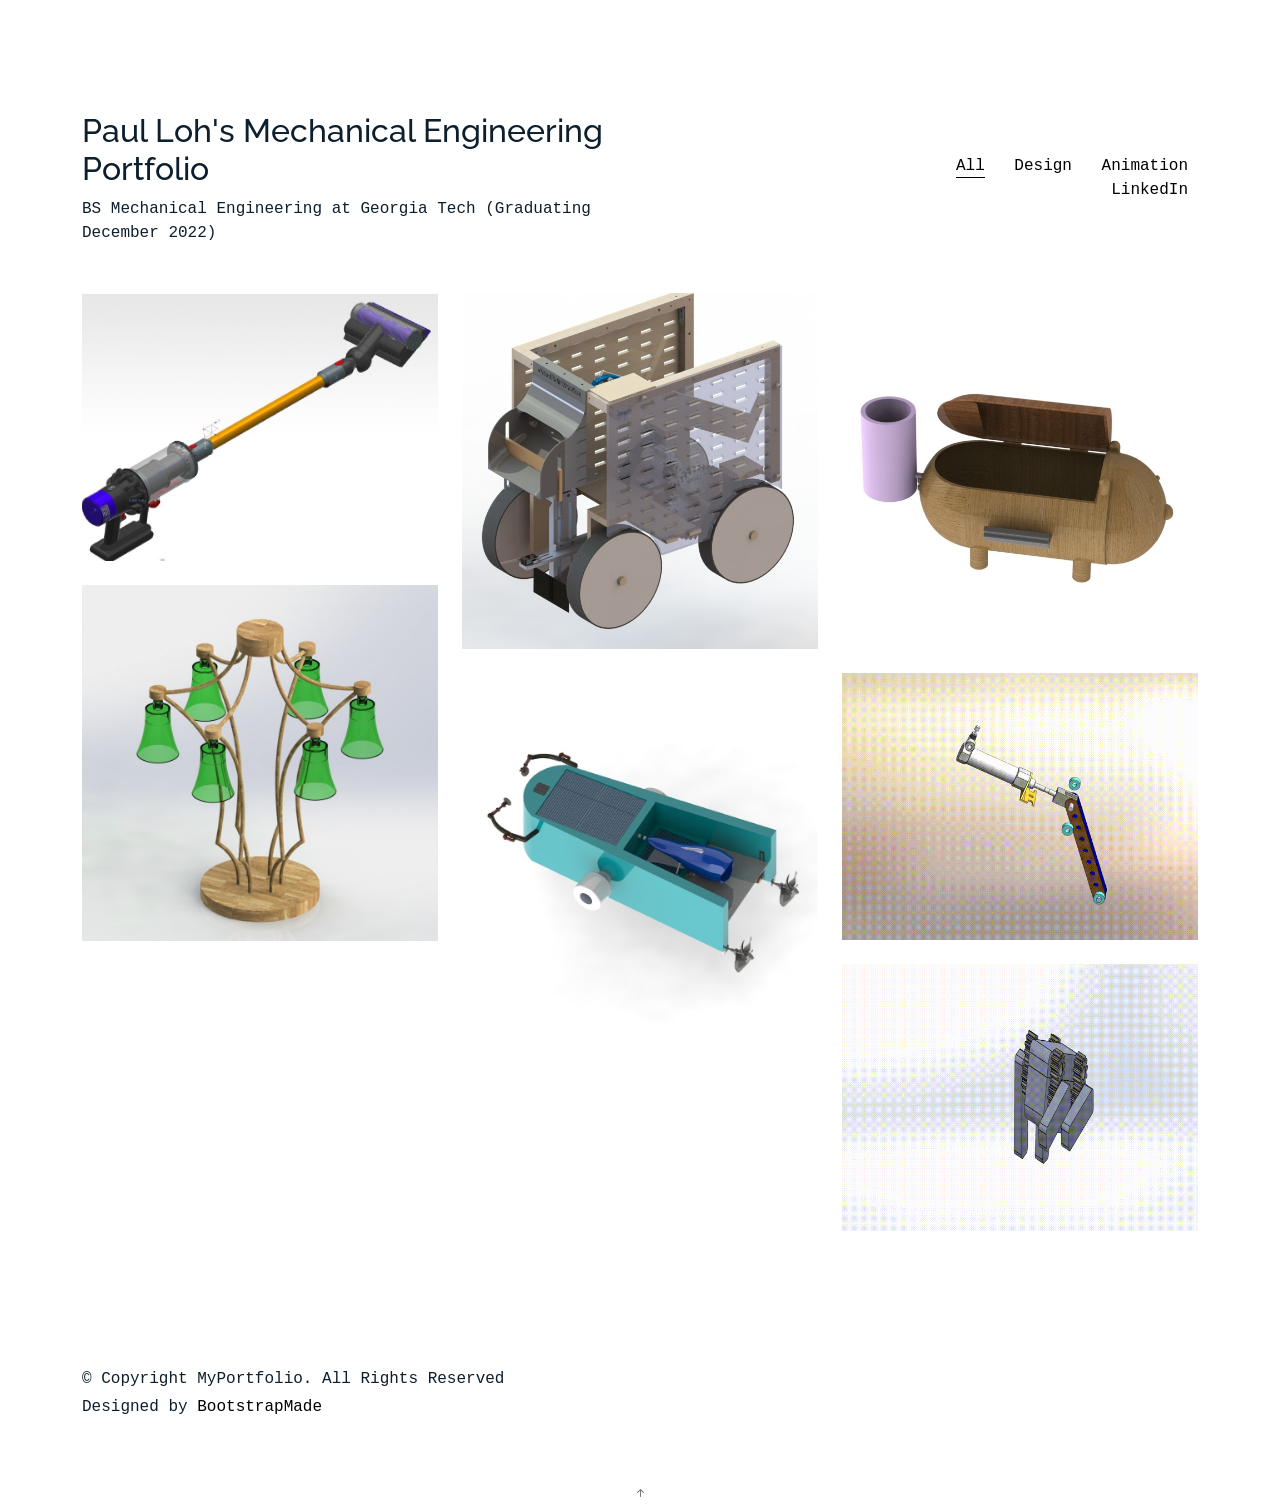
<file: index.html>
<!DOCTYPE html>
<html lang="en">

<head>
  <meta charset="utf-8">
  <meta content="width=device-width, initial-scale=1.0" name="viewport">

  <title>Paul Loh's Mechanical Engineering Portfolio</title>
  <meta content="" name="description">
  <meta content="" name="keywords">

  <!-- Favicons -->
  <link href="assets/img/favicon.png" rel="icon">
  <link href="assets/img/apple-touch-icon.png" rel="apple-touch-icon">

  <!-- Google Fonts -->
  <link href="https://fonts.googleapis.com/css?family=https://fonts.googleapis.com/css?family=Inconsolata:400,500,600,700|Raleway:400,400i,500,500i,600,600i,700,700i" rel="stylesheet">

  <!-- Vendor CSS Files -->
  <link href="assets/vendor/aos/aos.css" rel="stylesheet">
  <link href="assets/vendor/bootstrap/css/bootstrap.min.css" rel="stylesheet">
  <link href="assets/vendor/bootstrap-icons/bootstrap-icons.css" rel="stylesheet">
  <link href="assets/vendor/swiper/swiper-bundle.min.css" rel="stylesheet">

  <!-- Template Main CSS File -->
  <link href="assets/css/style.css" rel="stylesheet">

  <!-- =======================================================
  * Template Name: MyPortfolio - v4.7.0
  * Template URL: https://bootstrapmade.com/myportfolio-bootstrap-portfolio-website-template/
  * Author: BootstrapMade.com
  * License: https://bootstrapmade.com/license/
  ======================================================== -->
</head>

<body>

  <!-- ======= Navbar ======= 
  <div class="collapse navbar-collapse custom-navmenu" id="main-navbar">
    <div class="container py-2 py-md-5">
      <div class="row align-items-start">
        <div class="col-md-2">
          <ul class="custom-menu">
            <li class="active"><a href="index.html">Home</a></li>
            <li><a href="about.html">About Me</a></li>
            <li><a href="services.html">Services</a></li>
            <li><a href="works.html">Works</a></li>
            <li><a href="contact.html">Contact</a></li>
          </ul>
        </div>
        <div class="col-md-6 d-none d-md-block  mr-auto">
          <div class="tweet d-flex">
            <span class="bi bi-twitter text-white mt-2 mr-3"></span>
            <div>
              <p><em>Lorem ipsum dolor sit amet consectetur adipisicing elit. Quisquam necessitatibus incidunt ut officiis explicabo inventore. <br> <a href="#">t.co/v82jsk</a></em></p>
            </div>
          </div>
        </div>
        <div class="col-md-4 d-none d-md-block">
          <h3>Hire Me</h3>
          <p>Lorem ipsum dolor sit amet consectetur adipisicing elit. Quisquam necessitatibus incidunt ut officiisexplicabo inventore. <br> <a href="#">myemail@gmail.com</a></p>
        </div>
      </div>

    </div>
  </div>

  <nav class="navbar navbar-light custom-navbar">
    <div class="container">
      <a class="navbar-brand" href="index.html">MyPortfolio.</a>
      <a href="#" class="burger" data-bs-toggle="collapse" data-bs-target="#main-navbar">
        <span></span>
      </a>
    </div>
  </nav>-->

  <main id="main">

    <!-- ======= Works Section ======= -->
    <section class="section site-portfolio">
      <div class="container">
        <div class="row mb-5 align-items-center">
          <div class="col-md-12 col-lg-6 mb-4 mb-lg-0" data-aos="fade-up">
            <h2>Paul Loh's Mechanical Engineering Portfolio</h2>
            <p class="mb-0">BS Mechanical Engineering at Georgia Tech (Graduating December 2022) </p>
          </div>
          <div class="col-md-12 col-lg-6 text-start text-lg-end" data-aos="fade-up" data-aos-delay="100">
            
            <div id="filters" class="filters">
              <a href="#" data-filter="*" class="active">All</a>
              <a href="#" data-filter=".design">Design</a>
              <a href="#" data-filter=".animation">Animation</a>
              <!--<a href="#" data-filter=".branding">Research</a>-->
              
            </div>
            <div class="filters">
              <a href="https://www.linkedin.com/in/szehouloh" >LinkedIn</a>
              <!--<a href="resume.html" >Resume</a>-->
            </div>
          </div>
        </div>
        <div id="portfolio-grid" class="row no-gutter" data-aos="fade-up" data-aos-delay="200">
          <div class="item design col-sm-6 col-md-4 col-lg-4 mb-4">
            <a href="work-zero.html" class="item-wrap fancybox">
              <div class="work-info">
                <h3>Dyson Vacuum Cleaner</h3>
                <span>Design</span>
              </div>
              <img class="img-fluid" src="assets/img/dyson.jpg">
            </a>
          </div>

          <div class="item design col-sm-6 col-md-4 col-lg-4 mb-4">
            <a href="work-single.html" class="item-wrap fancybox">
              <div class="work-info">
                <h3>Autonomous Robot</h3>
                <span>Design</span>
              </div>
              <img class="img-fluid" src="assets/img/autonomous_robot-1.JPG">
            </a>
          </div>
          <div class="item design col-sm-6 col-md-4 col-lg-4 mb-4">
            <a href="work-two.html" class="item-wrap fancybox">
              <div class="work-info">
                <h3>Multi-Purpose Holder</h3>
                <span>Design</span>
              </div>
              <img class="img-fluid" src="assets/img/P2-5.JPG">
            </a>
          </div>
          <div class="item design col-sm-6 col-md-4 col-lg-4 mb-4">
            <a href="work-three.html" class="item-wrap fancybox">
              <div class="work-info">
                <h3>Table Lamp</h3>
                <span>Design</span>
              </div>
              <img class="img-fluid" src="assets/img/P4-2.jpg">
            </a>
          </div>
          <div class="item design col-sm-6 col-md-4 col-lg-4 mb-4">
            <a href="work-four.html" class="item-wrap fancybox">
              <div class="work-info">
                <h3>Recycling Machine</h3>
                <span>Design</span>
              </div>
              <img class="img-fluid" src="assets/img/P3-4.jpg">
            </a>
          </div>
          <div class="item animation col-sm-6 col-md-4 col-lg-4 mb-4">
            <a href="work-five.html" class="item-wrap fancybox">
              <div class="work-info">
                <h3>Air Cylinder</h3>
                <span>Animation</span>
              </div>
              <img class="img-fluid" src="assets/img/test1.gif">
            </a>
          </div>
          <div class="item animation col-sm-6 col-md-4 col-lg-4 mb-4">
            <a href="work-five.html" class="item-wrap fancybox">
              <div class="work-info">
                <h3>Gear Robot</h3>
                <span>Animation</span>
              </div>
              <img class="img-fluid" src="assets/img/test2-2.gif"> 
            </a>
          </div>
        </div>
      </div>
    </section><!-- End  Works Section -->

    <!-- ======= Clients Section ======= 
    <section class="section">
      <div class="container">
        <div class="row justify-content-center text-center mb-4">
          <div class="col-5">
            <h3 class="h3 heading">My Clients</h3>
            <p>Lorem ipsum dolor sit amet consectetur adipisicing elit explicabo inventore.</p>
          </div>
        </div>
        <div class="row">
          <div class="col-4 col-sm-4 col-md-2">
            <a href="#" class="client-logo"><img src="assets/img/logo-adobe.png" alt="Image" class="img-fluid"></a>
          </div>
          <div class="col-4 col-sm-4 col-md-2">
            <a href="#" class="client-logo"><img src="assets/img/logo-uber.png" alt="Image" class="img-fluid"></a>
          </div>
          <div class="col-4 col-sm-4 col-md-2">
            <a href="#" class="client-logo"><img src="assets/img/logo-apple.png" alt="Image" class="img-fluid"></a>
          </div>
          <div class="col-4 col-sm-4 col-md-2">
            <a href="#" class="client-logo"><img src="assets/img/logo-netflix.png" alt="Image" class="img-fluid"></a>
          </div>
          <div class="col-4 col-sm-4 col-md-2">
            <a href="#" class="client-logo"><img src="assets/img/logo-nike.png" alt="Image" class="img-fluid"></a>
          </div>
          <div class="col-4 col-sm-4 col-md-2">
            <a href="#" class="client-logo"><img src="assets/img/logo-google.png" alt="Image" class="img-fluid"></a>
          </div>

        </div>
      </div>
    </section>--><!-- End Clients Section -->

    <!-- ======= Services Section ======= 
    <section class="section services">
      <div class="container">
        <div class="row justify-content-center text-center mb-4">
          <div class="col-5">
            <h3 class="h3 heading">My Services</h3>
            <p>Lorem ipsum dolor sit amet consectetur adipisicing elit explicabo inventore.</p>
          </div>
        </div>
        <div class="row">

          <div class="col-12 col-sm-6 col-md-6 col-lg-3">
            <i class="bi bi-card-checklist"></i>
            <h4 class="h4 mb-2">Web Design</h4>
            <p>Lorem ipsum dolor sit amet consectetur adipisicing elit explicabo inventore.</p>
            <ul class="list-unstyled list-line">
              <li>Lorem ipsum dolor sit amet consectetur adipisicing</li>
              <li>Non pariatur nisi</li>
              <li>Magnam soluta quod</li>
              <li>Lorem ipsum dolor</li>
              <li>Cumque quae aliquam</li>
            </ul>
          </div>
          <div class="col-12 col-sm-6 col-md-6 col-lg-3">
            <i class="bi bi-binoculars"></i>
            <h4 class="h4 mb-2">Mobile Applications</h4>
            <p>Lorem ipsum dolor sit amet consectetur adipisicing elit explicabo inventore.</p>
            <ul class="list-unstyled list-line">
              <li>Lorem ipsum dolor sit amet consectetur adipisicing</li>
              <li>Non pariatur nisi</li>
              <li>Magnam soluta quod</li>
              <li>Lorem ipsum dolor</li>
              <li>Cumque quae aliquam</li>
            </ul>
          </div>
          <div class="col-12 col-sm-6 col-md-6 col-lg-3">
            <i class="bi bi-brightness-high"></i>
            <h4 class="h4 mb-2">Graphic Design</h4>
            <p>Lorem ipsum dolor sit amet consectetur adipisicing elit explicabo inventore.</p>
            <ul class="list-unstyled list-line">
              <li>Lorem ipsum dolor sit amet consectetur adipisicing</li>
              <li>Non pariatur nisi</li>
              <li>Magnam soluta quod</li>
              <li>Lorem ipsum dolor</li>
              <li>Cumque quae aliquam</li>
            </ul>
          </div>
          <div class="col-12 col-sm-6 col-md-6 col-lg-3">
            <i class="bi bi-calendar4-week"></i>
            <h4 class="h4 mb-2">SEO</h4>
            <p>Lorem ipsum dolor sit amet consectetur adipisicing elit explicabo inventore.</p>
            <ul class="list-unstyled list-line">
              <li>Lorem ipsum dolor sit amet consectetur adipisicing</li>
              <li>Non pariatur nisi</li>
              <li>Magnam soluta quod</li>
              <li>Lorem ipsum dolor</li>
              <li>Cumque quae aliquam</li>
            </ul>
          </div>
        </div>
      </div>
    </section>--><!-- End Services Section -->

    <!-- ======= Testimonials Section ======= 
    <section class="section pt-0">
      <div class="container">

        <div class="testimonials-slider swiper" data-aos="fade-up" data-aos-delay="100">
          <div class="swiper-wrapper">

            <div class="swiper-slide">
              <div class="testimonial-wrap">
                <div class="testimonial">
                  <img src="assets/img/person_1.jpg" alt="Image" class="img-fluid">
                  <blockquote>
                    <p>Lorem ipsum dolor sit amet consectetur adipisicing elit. Quisquam necessitatibus incidunt ut officiis
                      explicabo inventore.</p>
                  </blockquote>
                  <p>&mdash; Jean Hicks</p>
                </div>
              </div>
            </div>--><!-- End testimonial item -->

            <!--<div class="swiper-slide">
              <div class="testimonial-wrap">
                <div class="testimonial">
                  <img src="assets/img/person_2.jpg" alt="Image" class="img-fluid">
                  <blockquote>
                    <p>Lorem ipsum dolor sit amet consectetur adipisicing elit. Quisquam necessitatibus incidunt ut officiis
                      explicabo inventore.</p>
                  </blockquote>
                  <p>&mdash; Chris Stanworth</p>
                </div>
              </div>
            </div> End testimonial item 

          </div>
          <div class="swiper-pagination"></div>
        </div> -->

      </div>
    </section><!-- End Testimonials Section -->

  </main><!-- End #main -->

  <!-- ======= Footer ======= -->
  <footer class="footer" role="contentinfo">
    <div class="container">
      <div class="row">
        <div class="col-sm-6">
          <p class="mb-1">&copy; Copyright MyPortfolio. All Rights Reserved</p>
          <div class="credits">
            <!--
            All the links in the footer should remain intact.
            You can delete the links only if you purchased the pro version.
            Licensing information: https://bootstrapmade.com/license/
            Purchase the pro version with working PHP/AJAX contact form: https://bootstrapmade.com/buy/?theme=MyPortfolio
          -->
            Designed by <a href="https://bootstrapmade.com/">BootstrapMade</a>
          </div>
        </div>
        <!--<div class="col-sm-6 social text-md-end">
          <a href="#"><span class="bi bi-twitter"></span></a>
          <a href="#"><span class="bi bi-facebook"></span></a>
          <a href="#"><span class="bi bi-instagram"></span></a>
          <a href="https://www.linkedin.com/in/szehouloh"><span class="bi bi-linkedin"></span></a>
        </div>-->
      </div>
    </div>
  </footer>

  <a href="#" class="back-to-top d-flex align-items-center justify-content-center"><i class="bi bi-arrow-up-short"></i></a>

  <!-- Vendor JS Files -->
  <script src="assets/vendor/aos/aos.js"></script>
  <script src="assets/vendor/bootstrap/js/bootstrap.bundle.min.js"></script>
  <script src="assets/vendor/isotope-layout/isotope.pkgd.min.js"></script>
  <script src="assets/vendor/swiper/swiper-bundle.min.js"></script>
  <script src="assets/vendor/php-email-form/validate.js"></script>

  <!-- Template Main JS File -->
  <script src="assets/js/main.js"></script>

</body>

</html>
</file>
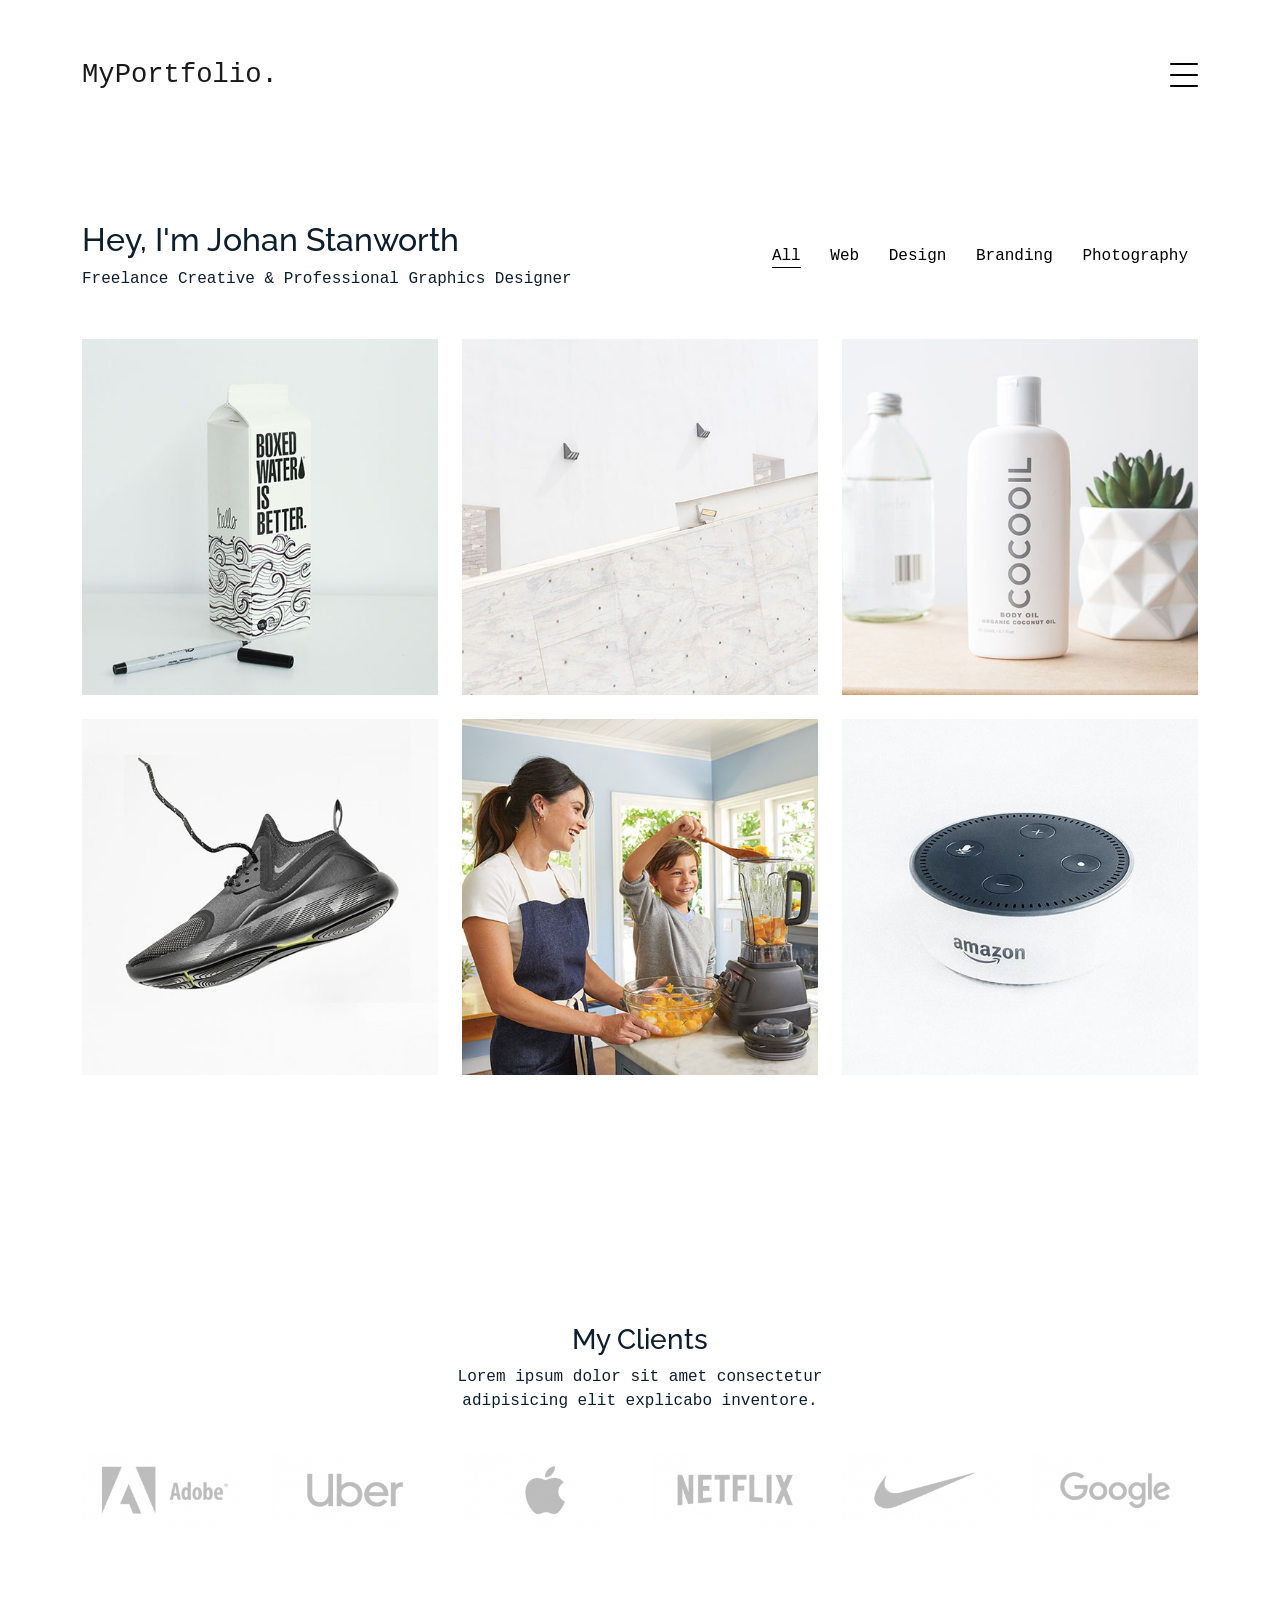
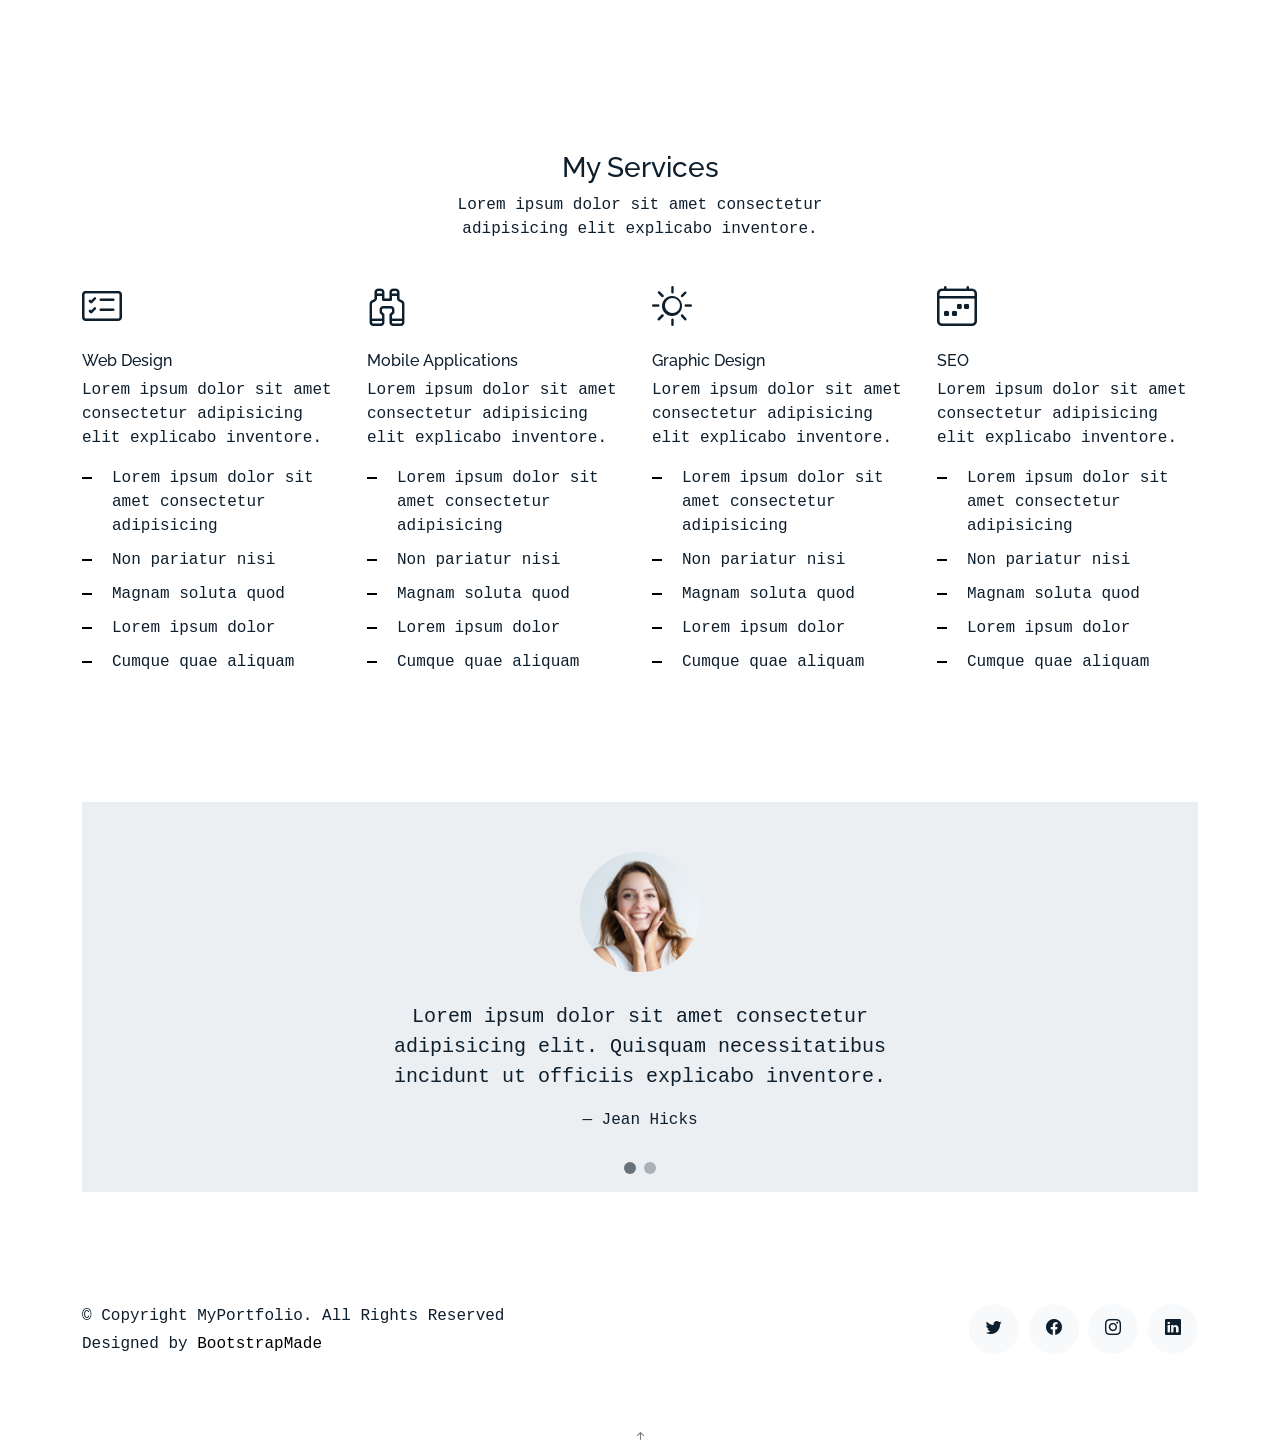
<file: My Portfolio/index.html>
<!DOCTYPE html>
<html lang="en">

<head>
  <meta charset="utf-8">
  <meta content="width=device-width, initial-scale=1.0" name="viewport">

  <title>MyPortfolio Bootstrap Template - Index</title>
  <meta content="" name="description">
  <meta content="" name="keywords">

  <!-- Favicons -->
  <link href="assets/img/favicon.png" rel="icon">
  <link href="assets/img/apple-touch-icon.png" rel="apple-touch-icon">

  <!-- Google Fonts -->
  <link href="https://fonts.googleapis.com/css?family=https://fonts.googleapis.com/css?family=Inconsolata:400,500,600,700|Raleway:400,400i,500,500i,600,600i,700,700i" rel="stylesheet">

  <!-- Vendor CSS Files -->
  <link href="assets/vendor/aos/aos.css" rel="stylesheet">
  <link href="assets/vendor/bootstrap/css/bootstrap.min.css" rel="stylesheet">
  <link href="assets/vendor/bootstrap-icons/bootstrap-icons.css" rel="stylesheet">
  <link href="assets/vendor/swiper/swiper-bundle.min.css" rel="stylesheet">

  <!-- Template Main CSS File -->
  <link href="assets/css/style.css" rel="stylesheet">

  <!-- =======================================================
  * Template Name: MyPortfolio - v4.7.0
  * Template URL: https://bootstrapmade.com/myportfolio-bootstrap-portfolio-website-template/
  * Author: BootstrapMade.com
  * License: https://bootstrapmade.com/license/
  ======================================================== -->
</head>

<body>

  <!-- ======= Navbar ======= -->
  <div class="collapse navbar-collapse custom-navmenu" id="main-navbar">
    <div class="container py-2 py-md-5">
      <div class="row align-items-start">
        <div class="col-md-2">
          <ul class="custom-menu">
            <li class="active"><a href="index.html">Home</a></li>
            <li><a href="about.html">About Me</a></li>
            <li><a href="services.html">Services</a></li>
            <li><a href="works.html">Works</a></li>
            <li><a href="contact.html">Contact</a></li>
          </ul>
        </div>
        <div class="col-md-6 d-none d-md-block  mr-auto">
          <div class="tweet d-flex">
            <span class="bi bi-twitter text-white mt-2 mr-3"></span>
            <div>
              <p><em>Lorem ipsum dolor sit amet consectetur adipisicing elit. Quisquam necessitatibus incidunt ut officiis explicabo inventore. <br> <a href="#">t.co/v82jsk</a></em></p>
            </div>
          </div>
        </div>
        <div class="col-md-4 d-none d-md-block">
          <h3>Hire Me</h3>
          <p>Lorem ipsum dolor sit amet consectetur adipisicing elit. Quisquam necessitatibus incidunt ut officiisexplicabo inventore. <br> <a href="#">myemail@gmail.com</a></p>
        </div>
      </div>

    </div>
  </div>

  <nav class="navbar navbar-light custom-navbar">
    <div class="container">
      <a class="navbar-brand" href="index.html">MyPortfolio.</a>
      <a href="#" class="burger" data-bs-toggle="collapse" data-bs-target="#main-navbar">
        <span></span>
      </a>
    </div>
  </nav>

  <main id="main">

    <!-- ======= Works Section ======= -->
    <section class="section site-portfolio">
      <div class="container">
        <div class="row mb-5 align-items-center">
          <div class="col-md-12 col-lg-6 mb-4 mb-lg-0" data-aos="fade-up">
            <h2>Hey, I'm Johan Stanworth</h2>
            <p class="mb-0">Freelance Creative &amp; Professional Graphics Designer</p>
          </div>
          <div class="col-md-12 col-lg-6 text-start text-lg-end" data-aos="fade-up" data-aos-delay="100">
            <div id="filters" class="filters">
              <a href="#" data-filter="*" class="active">All</a>
              <a href="#" data-filter=".web">Web</a>
              <a href="#" data-filter=".design">Design</a>
              <a href="#" data-filter=".branding">Branding</a>
              <a href="#" data-filter=".photography">Photography</a>
            </div>
          </div>
        </div>
        <div id="portfolio-grid" class="row no-gutter" data-aos="fade-up" data-aos-delay="200">
          <div class="item web col-sm-6 col-md-4 col-lg-4 mb-4">
            <a href="work-single.html" class="item-wrap fancybox">
              <div class="work-info">
                <h3>Boxed Water</h3>
                <span>Web</span>
              </div>
              <img class="img-fluid" src="assets/img/img_1.jpg">
            </a>
          </div>
          <div class="item photography col-sm-6 col-md-4 col-lg-4 mb-4">
            <a href="work-single.html" class="item-wrap fancybox">
              <div class="work-info">
                <h3>Build Indoo</h3>
                <span>Photography</span>
              </div>
              <img class="img-fluid" src="assets/img/img_2.jpg">
            </a>
          </div>
          <div class="item branding col-sm-6 col-md-4 col-lg-4 mb-4">
            <a href="work-single.html" class="item-wrap fancybox">
              <div class="work-info">
                <h3>Cocooil</h3>
                <span>Branding</span>
              </div>
              <img class="img-fluid" src="assets/img/img_3.jpg">
            </a>
          </div>
          <div class="item design col-sm-6 col-md-4 col-lg-4 mb-4">
            <a href="work-single.html" class="item-wrap fancybox">
              <div class="work-info">
                <h3>Nike Shoe</h3>
                <span>Design</span>
              </div>
              <img class="img-fluid" src="assets/img/img_4.jpg">
            </a>
          </div>
          <div class="item photography col-sm-6 col-md-4 col-lg-4 mb-4">
            <a href="work-single.html" class="item-wrap fancybox">
              <div class="work-info">
                <h3>Kitchen Sink</h3>
                <span>Photography</span>
              </div>
              <img class="img-fluid" src="assets/img/img_5.jpg">
            </a>
          </div>
          <div class="item branding col-sm-6 col-md-4 col-lg-4 mb-4">
            <a href="work-single.html" class="item-wrap fancybox">
              <div class="work-info">
                <h3>Amazon</h3>
                <span>brandingn</span>
              </div>
              <img class="img-fluid" src="assets/img/img_6.jpg">
            </a>
          </div>
        </div>
      </div>
    </section><!-- End  Works Section -->

    <!-- ======= Clients Section ======= -->
    <section class="section">
      <div class="container">
        <div class="row justify-content-center text-center mb-4">
          <div class="col-5">
            <h3 class="h3 heading">My Clients</h3>
            <p>Lorem ipsum dolor sit amet consectetur adipisicing elit explicabo inventore.</p>
          </div>
        </div>
        <div class="row">
          <div class="col-4 col-sm-4 col-md-2">
            <a href="#" class="client-logo"><img src="assets/img/logo-adobe.png" alt="Image" class="img-fluid"></a>
          </div>
          <div class="col-4 col-sm-4 col-md-2">
            <a href="#" class="client-logo"><img src="assets/img/logo-uber.png" alt="Image" class="img-fluid"></a>
          </div>
          <div class="col-4 col-sm-4 col-md-2">
            <a href="#" class="client-logo"><img src="assets/img/logo-apple.png" alt="Image" class="img-fluid"></a>
          </div>
          <div class="col-4 col-sm-4 col-md-2">
            <a href="#" class="client-logo"><img src="assets/img/logo-netflix.png" alt="Image" class="img-fluid"></a>
          </div>
          <div class="col-4 col-sm-4 col-md-2">
            <a href="#" class="client-logo"><img src="assets/img/logo-nike.png" alt="Image" class="img-fluid"></a>
          </div>
          <div class="col-4 col-sm-4 col-md-2">
            <a href="#" class="client-logo"><img src="assets/img/logo-google.png" alt="Image" class="img-fluid"></a>
          </div>

        </div>
      </div>
    </section><!-- End Clients Section -->

    <!-- ======= Services Section ======= -->
    <section class="section services">
      <div class="container">
        <div class="row justify-content-center text-center mb-4">
          <div class="col-5">
            <h3 class="h3 heading">My Services</h3>
            <p>Lorem ipsum dolor sit amet consectetur adipisicing elit explicabo inventore.</p>
          </div>
        </div>
        <div class="row">

          <div class="col-12 col-sm-6 col-md-6 col-lg-3">
            <i class="bi bi-card-checklist"></i>
            <h4 class="h4 mb-2">Web Design</h4>
            <p>Lorem ipsum dolor sit amet consectetur adipisicing elit explicabo inventore.</p>
            <ul class="list-unstyled list-line">
              <li>Lorem ipsum dolor sit amet consectetur adipisicing</li>
              <li>Non pariatur nisi</li>
              <li>Magnam soluta quod</li>
              <li>Lorem ipsum dolor</li>
              <li>Cumque quae aliquam</li>
            </ul>
          </div>
          <div class="col-12 col-sm-6 col-md-6 col-lg-3">
            <i class="bi bi-binoculars"></i>
            <h4 class="h4 mb-2">Mobile Applications</h4>
            <p>Lorem ipsum dolor sit amet consectetur adipisicing elit explicabo inventore.</p>
            <ul class="list-unstyled list-line">
              <li>Lorem ipsum dolor sit amet consectetur adipisicing</li>
              <li>Non pariatur nisi</li>
              <li>Magnam soluta quod</li>
              <li>Lorem ipsum dolor</li>
              <li>Cumque quae aliquam</li>
            </ul>
          </div>
          <div class="col-12 col-sm-6 col-md-6 col-lg-3">
            <i class="bi bi-brightness-high"></i>
            <h4 class="h4 mb-2">Graphic Design</h4>
            <p>Lorem ipsum dolor sit amet consectetur adipisicing elit explicabo inventore.</p>
            <ul class="list-unstyled list-line">
              <li>Lorem ipsum dolor sit amet consectetur adipisicing</li>
              <li>Non pariatur nisi</li>
              <li>Magnam soluta quod</li>
              <li>Lorem ipsum dolor</li>
              <li>Cumque quae aliquam</li>
            </ul>
          </div>
          <div class="col-12 col-sm-6 col-md-6 col-lg-3">
            <i class="bi bi-calendar4-week"></i>
            <h4 class="h4 mb-2">SEO</h4>
            <p>Lorem ipsum dolor sit amet consectetur adipisicing elit explicabo inventore.</p>
            <ul class="list-unstyled list-line">
              <li>Lorem ipsum dolor sit amet consectetur adipisicing</li>
              <li>Non pariatur nisi</li>
              <li>Magnam soluta quod</li>
              <li>Lorem ipsum dolor</li>
              <li>Cumque quae aliquam</li>
            </ul>
          </div>
        </div>
      </div>
    </section><!-- End Services Section -->

    <!-- ======= Testimonials Section ======= -->
    <section class="section pt-0">
      <div class="container">

        <div class="testimonials-slider swiper" data-aos="fade-up" data-aos-delay="100">
          <div class="swiper-wrapper">

            <div class="swiper-slide">
              <div class="testimonial-wrap">
                <div class="testimonial">
                  <img src="assets/img/person_1.jpg" alt="Image" class="img-fluid">
                  <blockquote>
                    <p>Lorem ipsum dolor sit amet consectetur adipisicing elit. Quisquam necessitatibus incidunt ut officiis
                      explicabo inventore.</p>
                  </blockquote>
                  <p>&mdash; Jean Hicks</p>
                </div>
              </div>
            </div><!-- End testimonial item -->

            <div class="swiper-slide">
              <div class="testimonial-wrap">
                <div class="testimonial">
                  <img src="assets/img/person_2.jpg" alt="Image" class="img-fluid">
                  <blockquote>
                    <p>Lorem ipsum dolor sit amet consectetur adipisicing elit. Quisquam necessitatibus incidunt ut officiis
                      explicabo inventore.</p>
                  </blockquote>
                  <p>&mdash; Chris Stanworth</p>
                </div>
              </div>
            </div><!-- End testimonial item -->

          </div>
          <div class="swiper-pagination"></div>
        </div>

      </div>
    </section><!-- End Testimonials Section -->

  </main><!-- End #main -->

  <!-- ======= Footer ======= -->
  <footer class="footer" role="contentinfo">
    <div class="container">
      <div class="row">
        <div class="col-sm-6">
          <p class="mb-1">&copy; Copyright MyPortfolio. All Rights Reserved</p>
          <div class="credits">
            <!--
            All the links in the footer should remain intact.
            You can delete the links only if you purchased the pro version.
            Licensing information: https://bootstrapmade.com/license/
            Purchase the pro version with working PHP/AJAX contact form: https://bootstrapmade.com/buy/?theme=MyPortfolio
          -->
            Designed by <a href="https://bootstrapmade.com/">BootstrapMade</a>
          </div>
        </div>
        <div class="col-sm-6 social text-md-end">
          <a href="#"><span class="bi bi-twitter"></span></a>
          <a href="#"><span class="bi bi-facebook"></span></a>
          <a href="#"><span class="bi bi-instagram"></span></a>
          <a href="#"><span class="bi bi-linkedin"></span></a>
        </div>
      </div>
    </div>
  </footer>

  <a href="#" class="back-to-top d-flex align-items-center justify-content-center"><i class="bi bi-arrow-up-short"></i></a>

  <!-- Vendor JS Files -->
  <script src="assets/vendor/aos/aos.js"></script>
  <script src="assets/vendor/bootstrap/js/bootstrap.bundle.min.js"></script>
  <script src="assets/vendor/isotope-layout/isotope.pkgd.min.js"></script>
  <script src="assets/vendor/swiper/swiper-bundle.min.js"></script>
  <script src="assets/vendor/php-email-form/validate.js"></script>

  <!-- Template Main JS File -->
  <script src="assets/js/main.js"></script>

</body>

</html>
</file>
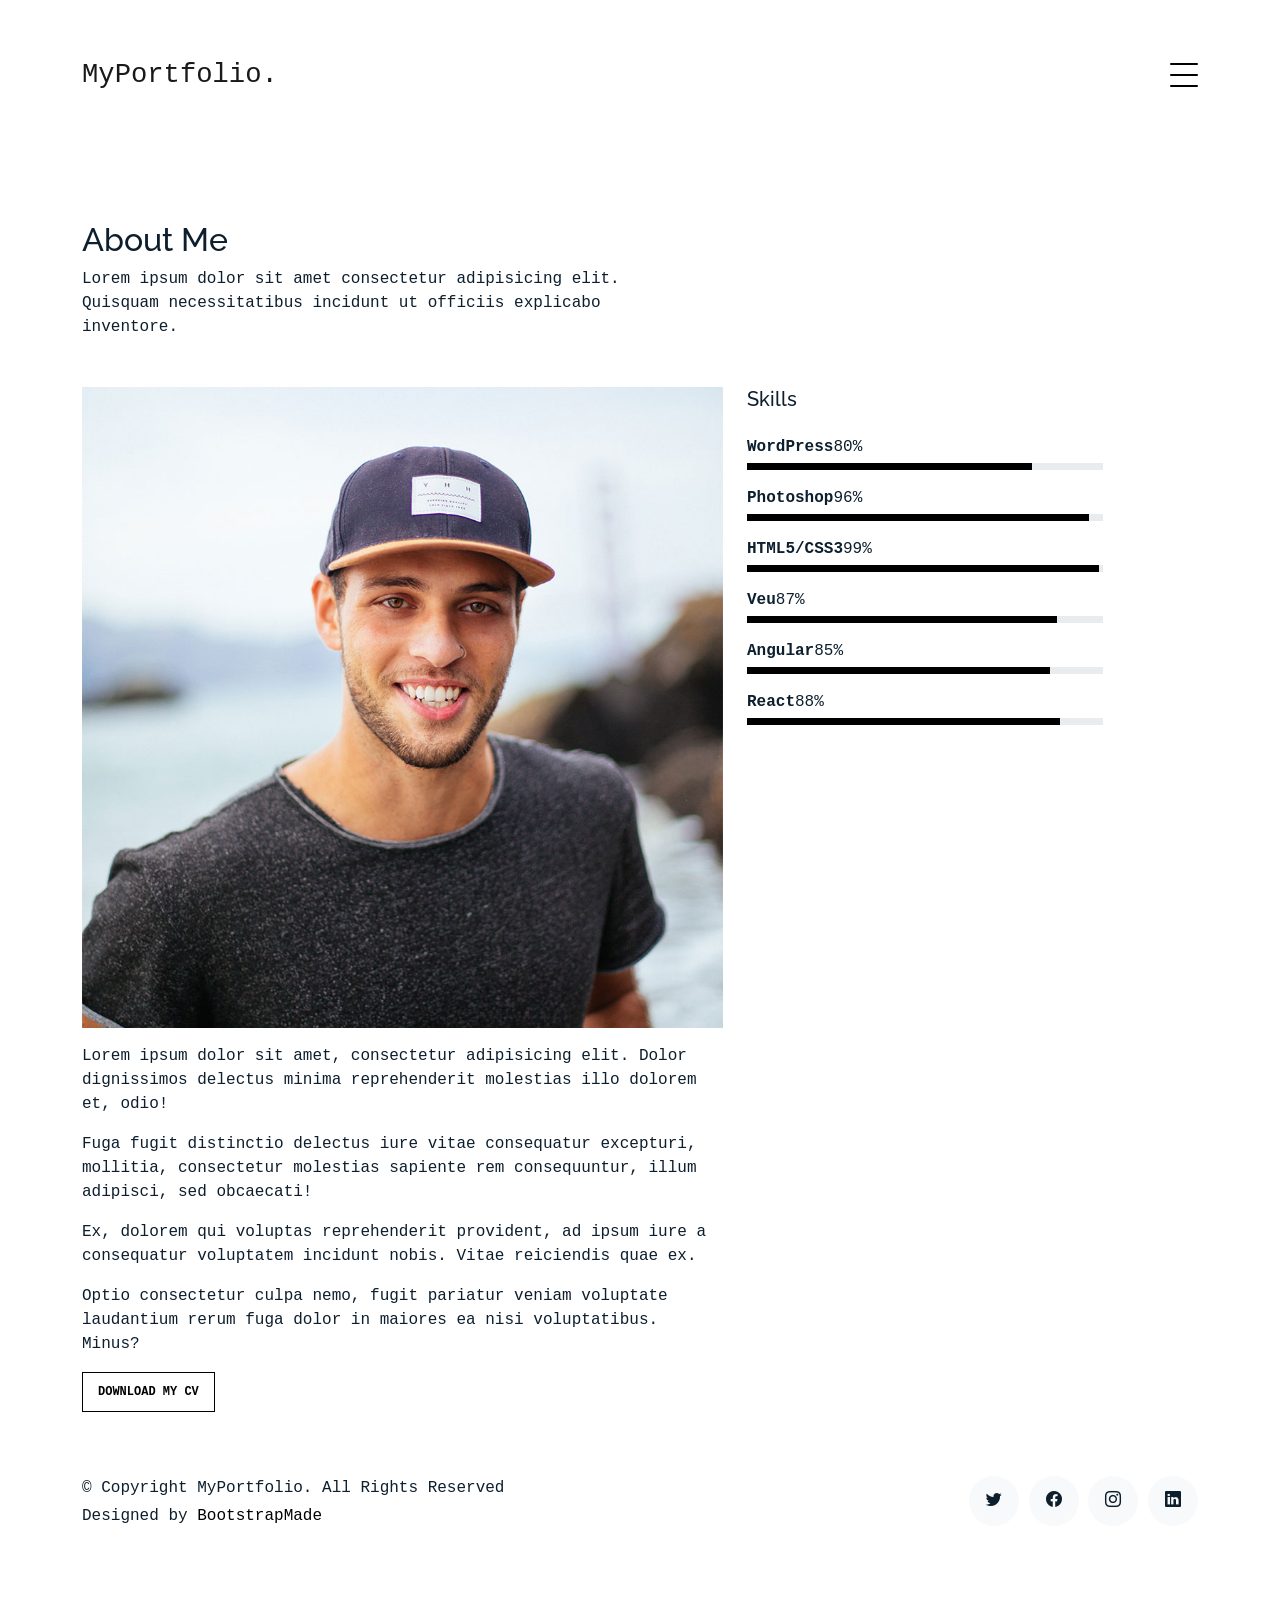
<file: about.html>
<!DOCTYPE html>
<html lang="en">

<head>
  <meta charset="utf-8">
  <meta content="width=device-width, initial-scale=1.0" name="viewport">

  <title>MyPortfolio Bootstrap Template - About</title>
  <meta content="" name="description">
  <meta content="" name="keywords">

  <!-- Favicons -->
  <link href="assets/img/favicon.png" rel="icon">
  <link href="assets/img/apple-touch-icon.png" rel="apple-touch-icon">

  <!-- Google Fonts -->
  <link href="https://fonts.googleapis.com/css?family=https://fonts.googleapis.com/css?family=Inconsolata:400,500,600,700|Raleway:400,400i,500,500i,600,600i,700,700i" rel="stylesheet">

  <!-- Vendor CSS Files -->
  <link href="assets/vendor/aos/aos.css" rel="stylesheet">
  <link href="assets/vendor/bootstrap/css/bootstrap.min.css" rel="stylesheet">
  <link href="assets/vendor/bootstrap-icons/bootstrap-icons.css" rel="stylesheet">
  <link href="assets/vendor/swiper/swiper-bundle.min.css" rel="stylesheet">

  <!-- Template Main CSS File -->
  <link href="assets/css/style.css" rel="stylesheet">

  <!-- =======================================================
  * Template Name: MyPortfolio - v4.7.0
  * Template URL: https://bootstrapmade.com/myportfolio-bootstrap-portfolio-website-template/
  * Author: BootstrapMade.com
  * License: https://bootstrapmade.com/license/
  ======================================================== -->
</head>

<body>

  <!-- ======= Navbar ======= -->
  <div class="collapse navbar-collapse custom-navmenu" id="main-navbar">
    <div class="container py-2 py-md-5">
      <div class="row align-items-start">
        <div class="col-md-2">
          <ul class="custom-menu">
            <li><a href="index.html">Home</a></li>
            <li class="active"><a href="about.html">About Me</a></li>
            <li><a href="services.html">Services</a></li>
            <li><a href="works.html">Works</a></li>
            <li><a href="contact.html">Contact</a></li>
          </ul>
        </div>
        <div class="col-md-6 d-none d-md-block  mr-auto">
          <div class="tweet d-flex">
            <span class="bi bi-twitter text-white mt-2 mr-3"></span>
            <div>
              <p><em>Lorem ipsum dolor sit amet consectetur adipisicing elit. Quisquam necessitatibus incidunt ut officiis explicabo inventore. <br> <a href="#">t.co/v82jsk</a></em></p>
            </div>
          </div>
        </div>
        <div class="col-md-4 d-none d-md-block">
          <h3>Hire Me</h3>
          <p>Lorem ipsum dolor sit amet consectetur adipisicing elit. Quisquam necessitatibus incidunt ut officiisexplicabo inventore. <br> <a href="#">myemail@gmail.com</a></p>
        </div>
      </div>

    </div>
  </div>

  <nav class="navbar navbar-light custom-navbar">
    <div class="container">
      <a class="navbar-brand" href="index.html">MyPortfolio.</a>
      <a href="#" class="burger" data-bs-toggle="collapse" data-bs-target="#main-navbar">
        <span></span>
      </a>
    </div>
  </nav>

  <main id="main">

    <section class="section pb-5">
      <div class="container">
        <div class="row mb-5 align-items-end">
          <div class="col-md-6" data-aos="fade-up">

            <h2>About Me</h2>
            <p class="mb-0">Lorem ipsum dolor sit amet consectetur adipisicing elit. Quisquam necessitatibus incidunt ut
              officiis explicabo inventore.</p>
          </div>

        </div>

        <div class="row">
          <div class="col-md-4 ml-auto order-2" data-aos="fade-up">
            <h3 class="h3 mb-4">Skills</h3>
            <ul class="list-unstyled">
              <li class="mb-3">
                <div class="d-flex mb-1">
                  <strong>WordPress</strong>
                  <span class="ml-auto">80%</span>
                </div>
                <div class="progress custom-progress">
                  <div class="progress-bar" role="progressbar" style="width: 80%" aria-valuenow="80" aria-valuemin="0" aria-valuemax="100"></div>
                </div>
              </li>
              <li class="mb-3">
                <div class="d-flex mb-1">
                  <strong>Photoshop</strong>
                  <span class="ml-auto">96%</span>
                </div>
                <div class="progress custom-progress">
                  <div class="progress-bar" role="progressbar" style="width: 96%" aria-valuenow="96" aria-valuemin="0" aria-valuemax="100"></div>
                </div>
              </li>
              <li class="mb-3">
                <div class="d-flex mb-1">
                  <strong>HTML5/CSS3</strong>
                  <span class="ml-auto">99%</span>
                </div>
                <div class="progress custom-progress">
                  <div class="progress-bar" role="progressbar" style="width: 99%" aria-valuenow="99" aria-valuemin="0" aria-valuemax="100"></div>
                </div>
              </li>
              <li class="mb-3">
                <div class="d-flex mb-1">
                  <strong>Veu</strong>
                  <span class="ml-auto">87%</span>
                </div>
                <div class="progress custom-progress">
                  <div class="progress-bar" role="progressbar" style="width: 87%" aria-valuenow="87" aria-valuemin="0" aria-valuemax="100"></div>
                </div>
              </li>
              <li class="mb-3">
                <div class="d-flex mb-1">
                  <strong>Angular</strong>
                  <span class="ml-auto">85%</span>
                </div>
                <div class="progress custom-progress">
                  <div class="progress-bar" role="progressbar" style="width: 85%" aria-valuenow="85" aria-valuemin="0" aria-valuemax="100"></div>
                </div>
              </li>
              <li class="mb-3">
                <div class="d-flex mb-1">
                  <strong>React</strong>
                  <span class="ml-auto">88%</span>
                </div>
                <div class="progress custom-progress">
                  <div class="progress-bar" role="progressbar" style="width: 88%" aria-valuenow="88" aria-valuemin="0" aria-valuemax="100"></div>
                </div>
              </li>
            </ul>
          </div>

          <div class="col-md-7 mb-5 mb-md-0" data-aos="fade-up">
            <p><img src="assets/img/person_1_sq.jpg" alt="Image" class="img-fluid"></p>
            <p>Lorem ipsum dolor sit amet, consectetur adipisicing elit. Dolor dignissimos delectus minima reprehenderit
              molestias illo dolorem et, odio!</p>
            <p>Fuga fugit distinctio delectus iure vitae consequatur excepturi, mollitia, consectetur molestias sapiente
              rem consequuntur, illum adipisci, sed obcaecati!</p>
            <p>Ex, dolorem qui voluptas reprehenderit provident, ad ipsum iure a consequatur voluptatem incidunt nobis.
              Vitae reiciendis quae ex.</p>
            <p>Optio consectetur culpa nemo, fugit pariatur veniam voluptate laudantium rerum fuga dolor in maiores ea
              nisi voluptatibus. Minus?</p>
            <p><a href="#" class="readmore">Download my CV</a></p>
          </div>

        </div>

      </div>

    </section>

  </main><!-- End #main -->

  <!-- ======= Footer ======= -->
  <footer class="footer" role="contentinfo">
    <div class="container">
      <div class="row">
        <div class="col-sm-6">
          <p class="mb-1">&copy; Copyright MyPortfolio. All Rights Reserved</p>
          <div class="credits">
            <!--
            All the links in the footer should remain intact.
            You can delete the links only if you purchased the pro version.
            Licensing information: https://bootstrapmade.com/license/
            Purchase the pro version with working PHP/AJAX contact form: https://bootstrapmade.com/buy/?theme=MyPortfolio
          -->
            Designed by <a href="https://bootstrapmade.com/">BootstrapMade</a>
          </div>
        </div>
        <div class="col-sm-6 social text-md-end">
          <a href="#"><span class="bi bi-twitter"></span></a>
          <a href="#"><span class="bi bi-facebook"></span></a>
          <a href="#"><span class="bi bi-instagram"></span></a>
          <a href="#"><span class="bi bi-linkedin"></span></a>
        </div>
      </div>
    </div>
  </footer>

  <a href="#" class="back-to-top d-flex align-items-center justify-content-center"><i class="bi bi-arrow-up-short"></i></a>

  <!-- Vendor JS Files -->
  <script src="assets/vendor/aos/aos.js"></script>
  <script src="assets/vendor/bootstrap/js/bootstrap.bundle.min.js"></script>
  <script src="assets/vendor/isotope-layout/isotope.pkgd.min.js"></script>
  <script src="assets/vendor/swiper/swiper-bundle.min.js"></script>
  <script src="assets/vendor/php-email-form/validate.js"></script>

  <!-- Template Main JS File -->
  <script src="assets/js/main.js"></script>

</body>

</html>
</file>
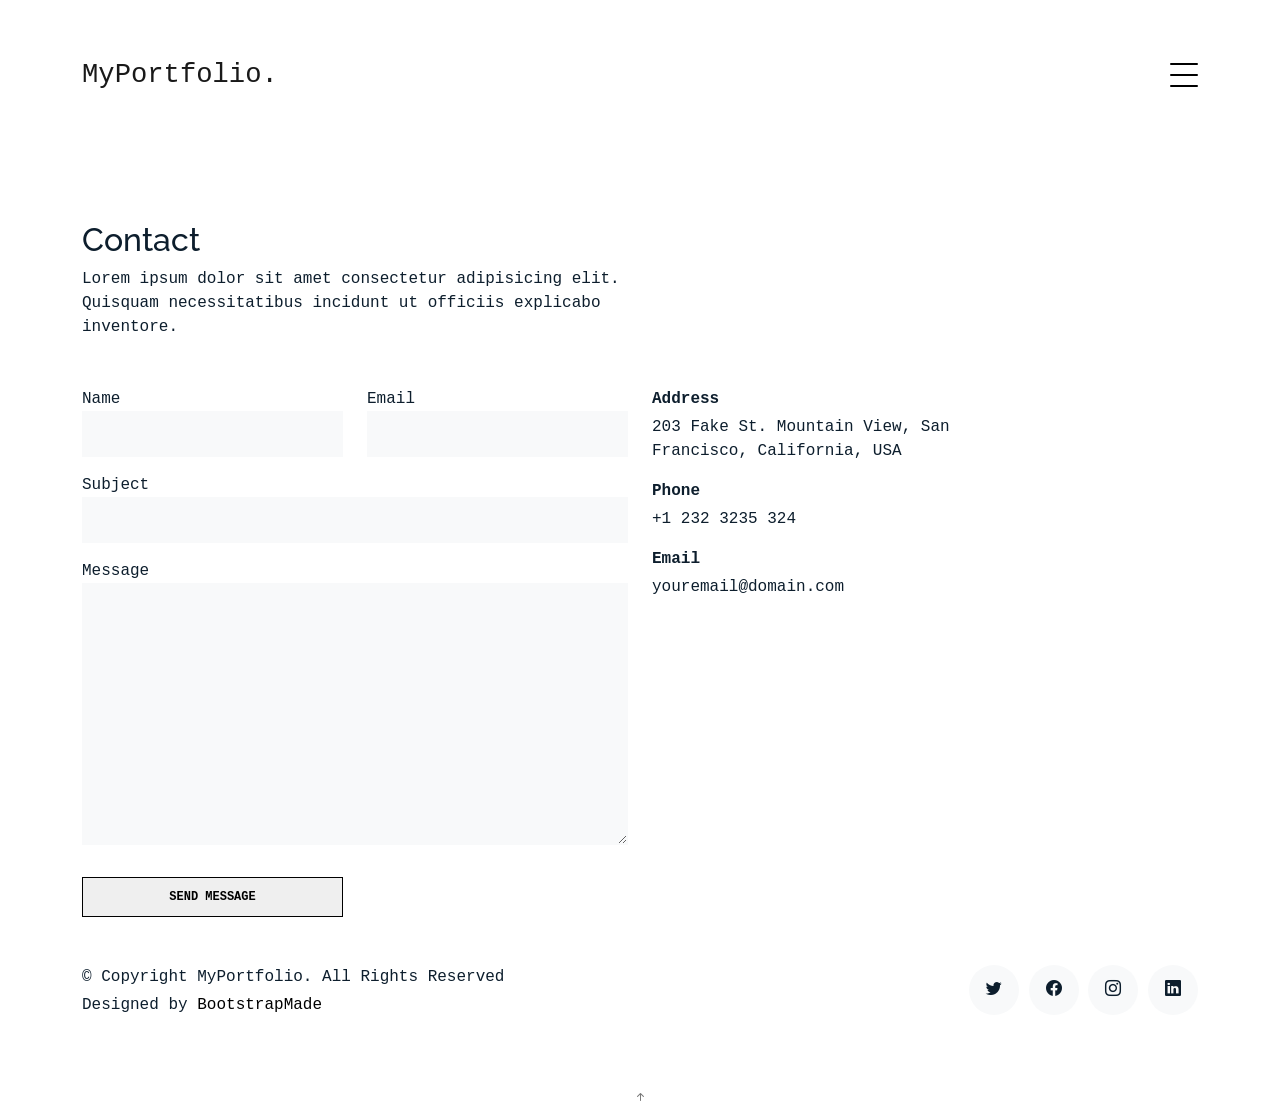
<file: contact.html>
<!DOCTYPE html>
<html lang="en">

<head>
  <meta charset="utf-8">
  <meta content="width=device-width, initial-scale=1.0" name="viewport">

  <title>MyPortfolio Bootstrap Template - Contact</title>
  <meta content="" name="description">
  <meta content="" name="keywords">

  <!-- Favicons -->
  <link href="assets/img/favicon.png" rel="icon">
  <link href="assets/img/apple-touch-icon.png" rel="apple-touch-icon">

  <!-- Google Fonts -->
  <link href="https://fonts.googleapis.com/css?family=https://fonts.googleapis.com/css?family=Inconsolata:400,500,600,700|Raleway:400,400i,500,500i,600,600i,700,700i" rel="stylesheet">

  <!-- Vendor CSS Files -->
  <link href="assets/vendor/aos/aos.css" rel="stylesheet">
  <link href="assets/vendor/bootstrap/css/bootstrap.min.css" rel="stylesheet">
  <link href="assets/vendor/bootstrap-icons/bootstrap-icons.css" rel="stylesheet">
  <link href="assets/vendor/swiper/swiper-bundle.min.css" rel="stylesheet">

  <!-- Template Main CSS File -->
  <link href="assets/css/style.css" rel="stylesheet">

  <!-- =======================================================
  * Template Name: MyPortfolio - v4.7.0
  * Template URL: https://bootstrapmade.com/myportfolio-bootstrap-portfolio-website-template/
  * Author: BootstrapMade.com
  * License: https://bootstrapmade.com/license/
  ======================================================== -->
</head>

<body>

  <!-- ======= Navbar ======= -->
  <div class="collapse navbar-collapse custom-navmenu" id="main-navbar">
    <div class="container py-2 py-md-5">
      <div class="row align-items-start">
        <div class="col-md-2">
          <ul class="custom-menu">
            <li><a href="index.html">Home</a></li>
            <li><a href="about.html">About Me</a></li>
            <li><a href="services.html">Services</a></li>
            <li><a href="works.html">Works</a></li>
            <li class="active"><a href="contact.html">Contact</a></li>
          </ul>
        </div>
        <div class="col-md-6 d-none d-md-block  mr-auto">
          <div class="tweet d-flex">
            <span class="bi bi-twitter text-white mt-2 mr-3"></span>
            <div>
              <p><em>Lorem ipsum dolor sit amet consectetur adipisicing elit. Quisquam necessitatibus incidunt ut officiis explicabo inventore. <br> <a href="#">t.co/v82jsk</a></em></p>
            </div>
          </div>
        </div>
        <div class="col-md-4 d-none d-md-block">
          <h3>Hire Me</h3>
          <p>Lorem ipsum dolor sit amet consectetur adipisicing elit. Quisquam necessitatibus incidunt ut officiisexplicabo inventore. <br> <a href="#">myemail@gmail.com</a></p>
        </div>
      </div>

    </div>
  </div>

  <nav class="navbar navbar-light custom-navbar">
    <div class="container">
      <a class="navbar-brand" href="index.html">MyPortfolio.</a>
      <a href="#" class="burger" data-bs-toggle="collapse" data-bs-target="#main-navbar">
        <span></span>
      </a>
    </div>
  </nav>

  <main id="main">

    <section class="section pb-5">
      <div class="container">

        <div class="row mb-5 align-items-end">
          <div class="col-md-6" data-aos="fade-up">
            <h2>Contact</h2>
            <p class="mb-0">Lorem ipsum dolor sit amet consectetur adipisicing elit. Quisquam necessitatibus incidunt ut
              officiis explicabo inventore.
            </p>
          </div>

        </div>

        <div class="row">
          <div class="col-md-6 mb-5 mb-md-0" data-aos="fade-up">

            <form action="forms/contact.php" method="post" role="form" class="php-email-form">

              <div class="row gy-3">
                <div class="col-md-6 form-group">
                  <label for="name">Name</label>
                  <input type="text" name="name" class="form-control" id="name" required>
                </div>
                <div class="col-md-6 form-group">
                  <label for="name">Email</label>
                  <input type="email" class="form-control" name="email" id="email" required>
                </div>
                <div class="col-md-12 form-group">
                  <label for="name">Subject</label>
                  <input type="text" class="form-control" name="subject" id="subject" required>
                </div>
                <div class="col-md-12 form-group">
                  <label for="name">Message</label>
                  <textarea class="form-control" name="message" cols="30" rows="10" required></textarea>
                </div>

                <div class="col-md-12 my-3">
                  <div class="loading">Loading</div>
                  <div class="error-message"></div>
                  <div class="sent-message">Your message has been sent. Thank you!</div>
                </div>

                <div class="col-md-6 mt-0 form-group">
                  <input type="submit" class="readmore d-block w-100" value="Send Message">
                </div>
              </div>

            </form>

          </div>

          <div class="col-md-4 ml-auto order-2" data-aos="fade-up">
            <ul class="list-unstyled">
              <li class="mb-3">
                <strong class="d-block mb-1">Address</strong>
                <span>203 Fake St. Mountain View, San Francisco, California, USA</span>
              </li>
              <li class="mb-3">
                <strong class="d-block mb-1">Phone</strong>
                <span>+1 232 3235 324</span>
              </li>
              <li class="mb-3">
                <strong class="d-block mb-1">Email</strong>
                <span>youremail@domain.com</span>
              </li>
            </ul>
          </div>

        </div>

      </div>

    </section>

  </main><!-- End #main -->

  <!-- ======= Footer ======= -->
  <footer class="footer" role="contentinfo">
    <div class="container">
      <div class="row">
        <div class="col-sm-6">
          <p class="mb-1">&copy; Copyright MyPortfolio. All Rights Reserved</p>
          <div class="credits">
            <!--
            All the links in the footer should remain intact.
            You can delete the links only if you purchased the pro version.
            Licensing information: https://bootstrapmade.com/license/
            Purchase the pro version with working PHP/AJAX contact form: https://bootstrapmade.com/buy/?theme=MyPortfolio
          -->
            Designed by <a href="https://bootstrapmade.com/">BootstrapMade</a>
          </div>
        </div>
        <div class="col-sm-6 social text-md-end">
          <a href="#"><span class="bi bi-twitter"></span></a>
          <a href="#"><span class="bi bi-facebook"></span></a>
          <a href="#"><span class="bi bi-instagram"></span></a>
          <a href="#"><span class="bi bi-linkedin"></span></a>
        </div>
      </div>
    </div>
  </footer>

  <a href="#" class="back-to-top d-flex align-items-center justify-content-center"><i class="bi bi-arrow-up-short"></i></a>

  <!-- Vendor JS Files -->
  <script src="assets/vendor/aos/aos.js"></script>
  <script src="assets/vendor/bootstrap/js/bootstrap.bundle.min.js"></script>
  <script src="assets/vendor/isotope-layout/isotope.pkgd.min.js"></script>
  <script src="assets/vendor/swiper/swiper-bundle.min.js"></script>
  <script src="assets/vendor/php-email-form/validate.js"></script>

  <!-- Template Main JS File -->
  <script src="assets/js/main.js"></script>

</body>

</html>
</file>
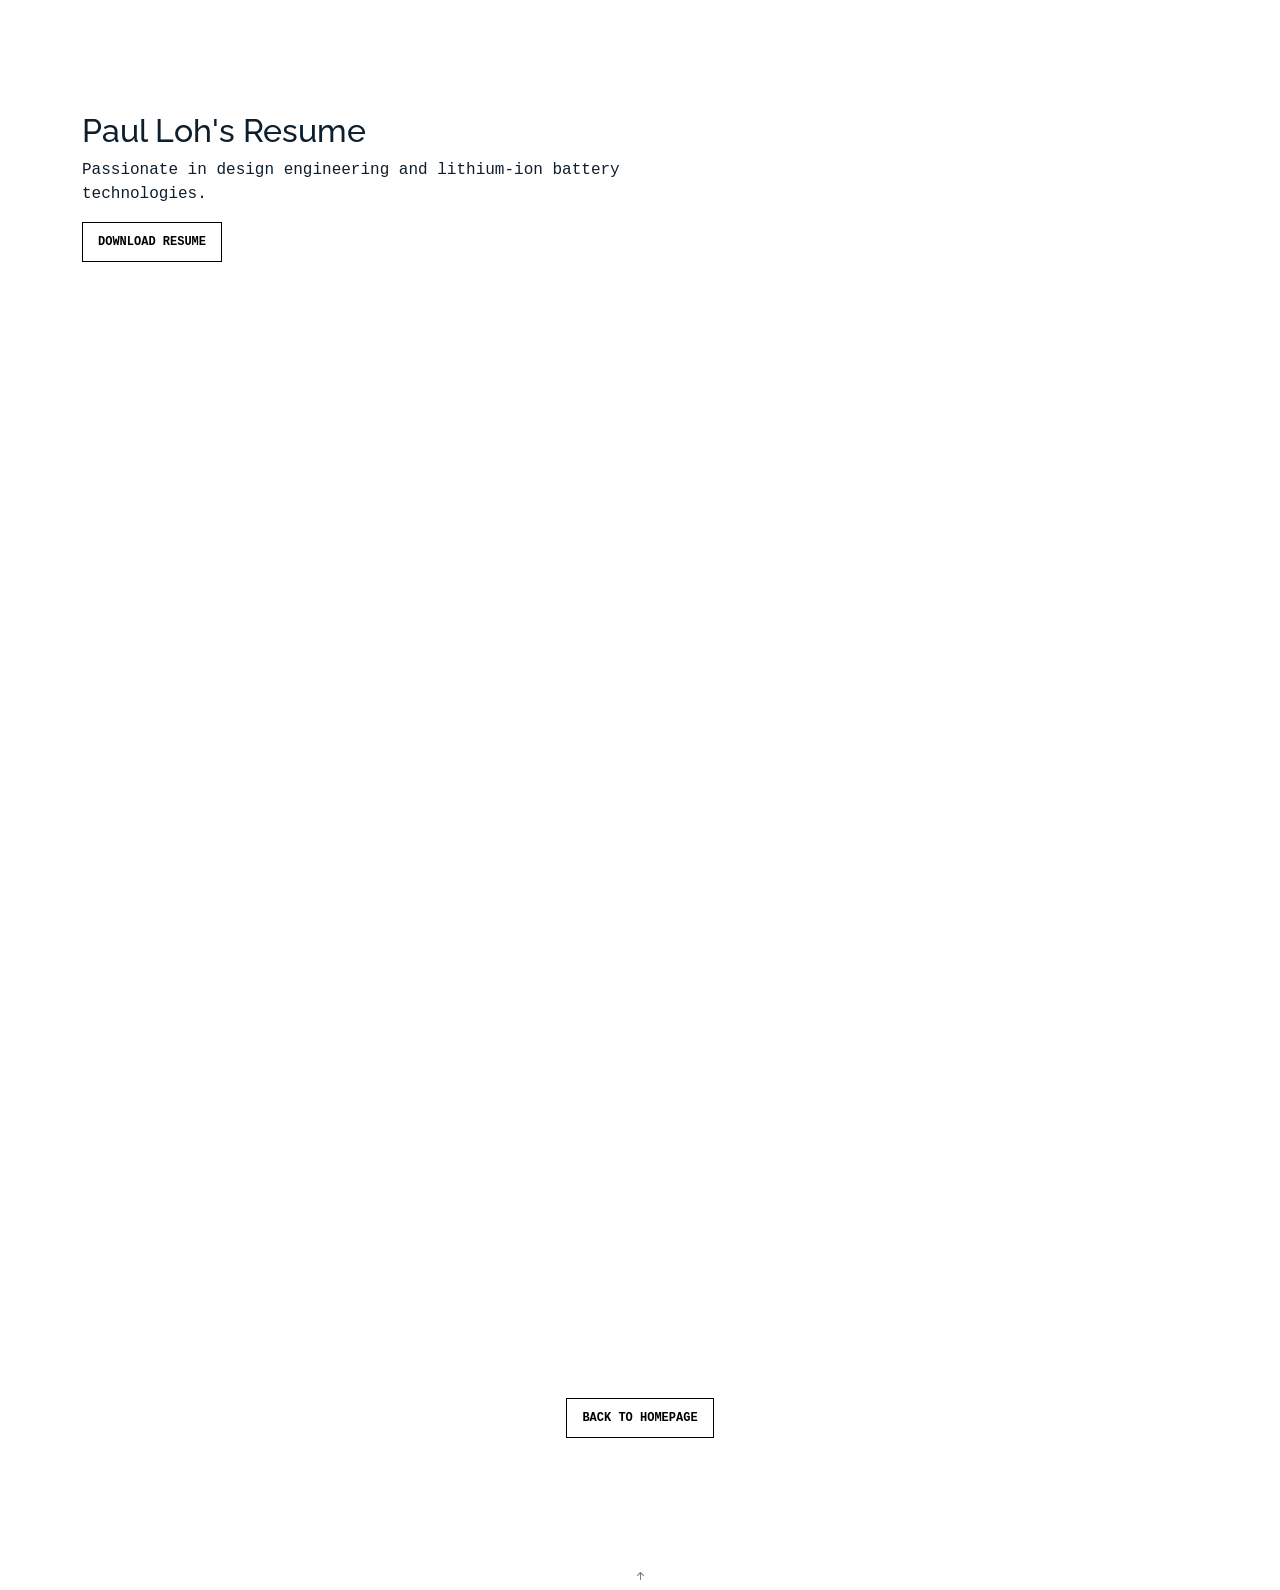
<file: resume.html>
<!DOCTYPE html>
<html lang="en">

<head>
  <meta charset="utf-8">
  <meta content="width=device-width, initial-scale=1.0" name="viewport">

  <title>MyPortfolio Bootstrap Template - Work Single</title>
  <meta content="" name="description">
  <meta content="" name="keywords">

  <!-- Favicons -->
  <link href="assets/img/favicon.png" rel="icon">
  <link href="assets/img/apple-touch-icon.png" rel="apple-touch-icon">

  <!-- Google Fonts -->
  <link href="https://fonts.googleapis.com/css?family=https://fonts.googleapis.com/css?family=Inconsolata:400,500,600,700|Raleway:400,400i,500,500i,600,600i,700,700i" rel="stylesheet">

  <!-- Vendor CSS Files -->
  <link href="assets/vendor/aos/aos.css" rel="stylesheet">
  <link href="assets/vendor/bootstrap/css/bootstrap.min.css" rel="stylesheet">
  <link href="assets/vendor/bootstrap-icons/bootstrap-icons.css" rel="stylesheet">
  <link href="assets/vendor/swiper/swiper-bundle.min.css" rel="stylesheet">

  <!-- Template Main CSS File -->
  <link href="assets/css/style.css" rel="stylesheet">

  <!-- =======================================================
  * Template Name: MyPortfolio - v4.7.0
  * Template URL: https://bootstrapmade.com/myportfolio-bootstrap-portfolio-website-template/
  * Author: BootstrapMade.com
  * License: https://bootstrapmade.com/license/
  ======================================================== -->
</head>

<body>

  <!-- ======= Navbar ======= 
  <div class="collapse navbar-collapse custom-navmenu" id="main-navbar">
    <div class="container py-2 py-md-5">
      <div class="row align-items-start">
        <div class="col-md-2">
          <ul class="custom-menu">
            <li><a href="index.html">Home</a></li>
            <li><a href="about.html">About Me</a></li>
            <li><a href="services.html">Services</a></li>
            <li class="active"><a href="works.html">Works</a></li>
            <li><a href="contact.html">Contact</a></li>
          </ul>
        </div>
        <div class="col-md-6 d-none d-md-block  mr-auto">
          <div class="tweet d-flex">
            <span class="bi bi-twitter text-white mt-2 mr-3"></span>
            <div>
              <p><em>Lorem ipsum dolor sit amet consectetur adipisicing elit. Quisquam necessitatibus incidunt ut officiis explicabo inventore. <br> <a href="#">t.co/v82jsk</a></em></p>
            </div>
          </div>
        </div>
        <div class="col-md-4 d-none d-md-block">
          <h3>Hire Me</h3>
          <p>Lorem ipsum dolor sit amet consectetur adipisicing elit. Quisquam necessitatibus incidunt ut officiisexplicabo inventore. <br> <a href="#">myemail@gmail.com</a></p>
        </div>
      </div>

    </div>
  </div>

  <nav class="navbar navbar-light custom-navbar">
    <div class="container">
      <a class="navbar-brand" href="index.html">MyPortfolio.</a>
      <a href="#" class="burger" data-bs-toggle="collapse" data-bs-target="#main-navbar">
        <span></span>
      </a>
    </div>
  </nav>-->

  <main id="main">

    <section class="section">
      <div class="container">
        <div class="row mb-4 align-items-center">
          <div class="col-md-6" data-aos="fade-up">
            <h2>Paul Loh's Resume</h2>
            <p>Passionate in design engineering and lithium-ion battery technologies.</p>
            <p></p><p><a href="assets/resume.pdf" class="readmore">Download Resume</a></p></center>
          </div>
        </div>
      </div>

      <div class="site-section pb-0">
        <div class="container">
          <div class="row align-items-stretch">
            <iframe src="assets/resume.pdf" width="auto" height=1080px;
               frameborder="0"></iframe>

           </div>

           <p></p><center><p><a href="https://www.paul-loh.com"" class="readmore">Back to Homepage</a></p></center>
        </div>
      </div>
    </section>

    <!-- ======= Testimonials Section ======= 
    <section class="section pt-0">
      <div class="container">

        <div class="testimonials-slider swiper" data-aos="fade-up" data-aos-delay="100">
          <div class="swiper-wrapper">

            <div class="swiper-slide">
              <div class="testimonial-wrap">
                <div class="testimonial">
                  <img src="assets/img/autonomous_robot-1.JPG" alt="Image" class="img-fluid">
                  <blockquote>
                    <p>Lorem ipsum dolor sit amet consectetur adipisicing elit. Quisquam necessitatibus incidunt ut officiis
                      explicabo inventore.</p>
                  </blockquote>
                  <p>&mdash; Jean Hicks</p>
                </div>
              </div>
            </div>--><!-- End testimonial item 

            <div class="swiper-slide">
              <div class="testimonial-wrap">
                <div class="testimonial">
                  <img src="assets/img/person_2.jpg" alt="Image" class="img-fluid">
                  <blockquote>
                    <p>Lorem ipsum dolor sit amet consectetur adipisicing elit. Quisquam necessitatibus incidunt ut officiis
                      explicabo inventore.</p>
                  </blockquote>
                  <p>&mdash; Chris Stanworth</p>
                </div>
              </div>
            </div>--><!-- End testimonial item 

          </div>
          <div class="swiper-pagination"></div>
        </div>

      </div>
    </section>--><!-- End Testimonials Section -->

  </main><!-- End #main -->

  <!-- ======= Footer ======= 
  <footer class="footer" role="contentinfo">
    <div class="container">
      <div class="row">
        <div class="col-sm-6">
          <p class="mb-1">&copy; Copyright MyPortfolio. All Rights Reserved</p>
          <div class="credits">
            --><!--
            All the links in the footer should remain intact.
            You can delete the links only if you purchased the pro version.
            Licensing information: https://bootstrapmade.com/license/
            Purchase the pro version with working PHP/AJAX contact form: https://bootstrapmade.com/buy/?theme=MyPortfolio
          -->
            <!--Designed by <a href="https://bootstrapmade.com/">BootstrapMade</a>
          </div>
        </div>
        <div class="col-sm-6 social text-md-end">
          <a href="#"><span class="bi bi-twitter"></span></a>
          <a href="#"><span class="bi bi-facebook"></span></a>
          <a href="#"><span class="bi bi-instagram"></span></a>
          <a href="#"><span class="bi bi-linkedin"></span></a>
        </div>
      </div>
    </div>
  </footer>
-->

  <a href="#" class="back-to-top d-flex align-items-center justify-content-center"><i class="bi bi-arrow-up-short"></i></a>

  <!-- Vendor JS Files -->
  <script src="assets/vendor/aos/aos.js"></script>
  <script src="assets/vendor/bootstrap/js/bootstrap.bundle.min.js"></script>
  <script src="assets/vendor/isotope-layout/isotope.pkgd.min.js"></script>
  <script src="assets/vendor/swiper/swiper-bundle.min.js"></script>
  <script src="assets/vendor/php-email-form/validate.js"></script>

  <!-- Template Main JS File -->
  <script src="assets/js/main.js"></script>

</body>

</html>
</file>
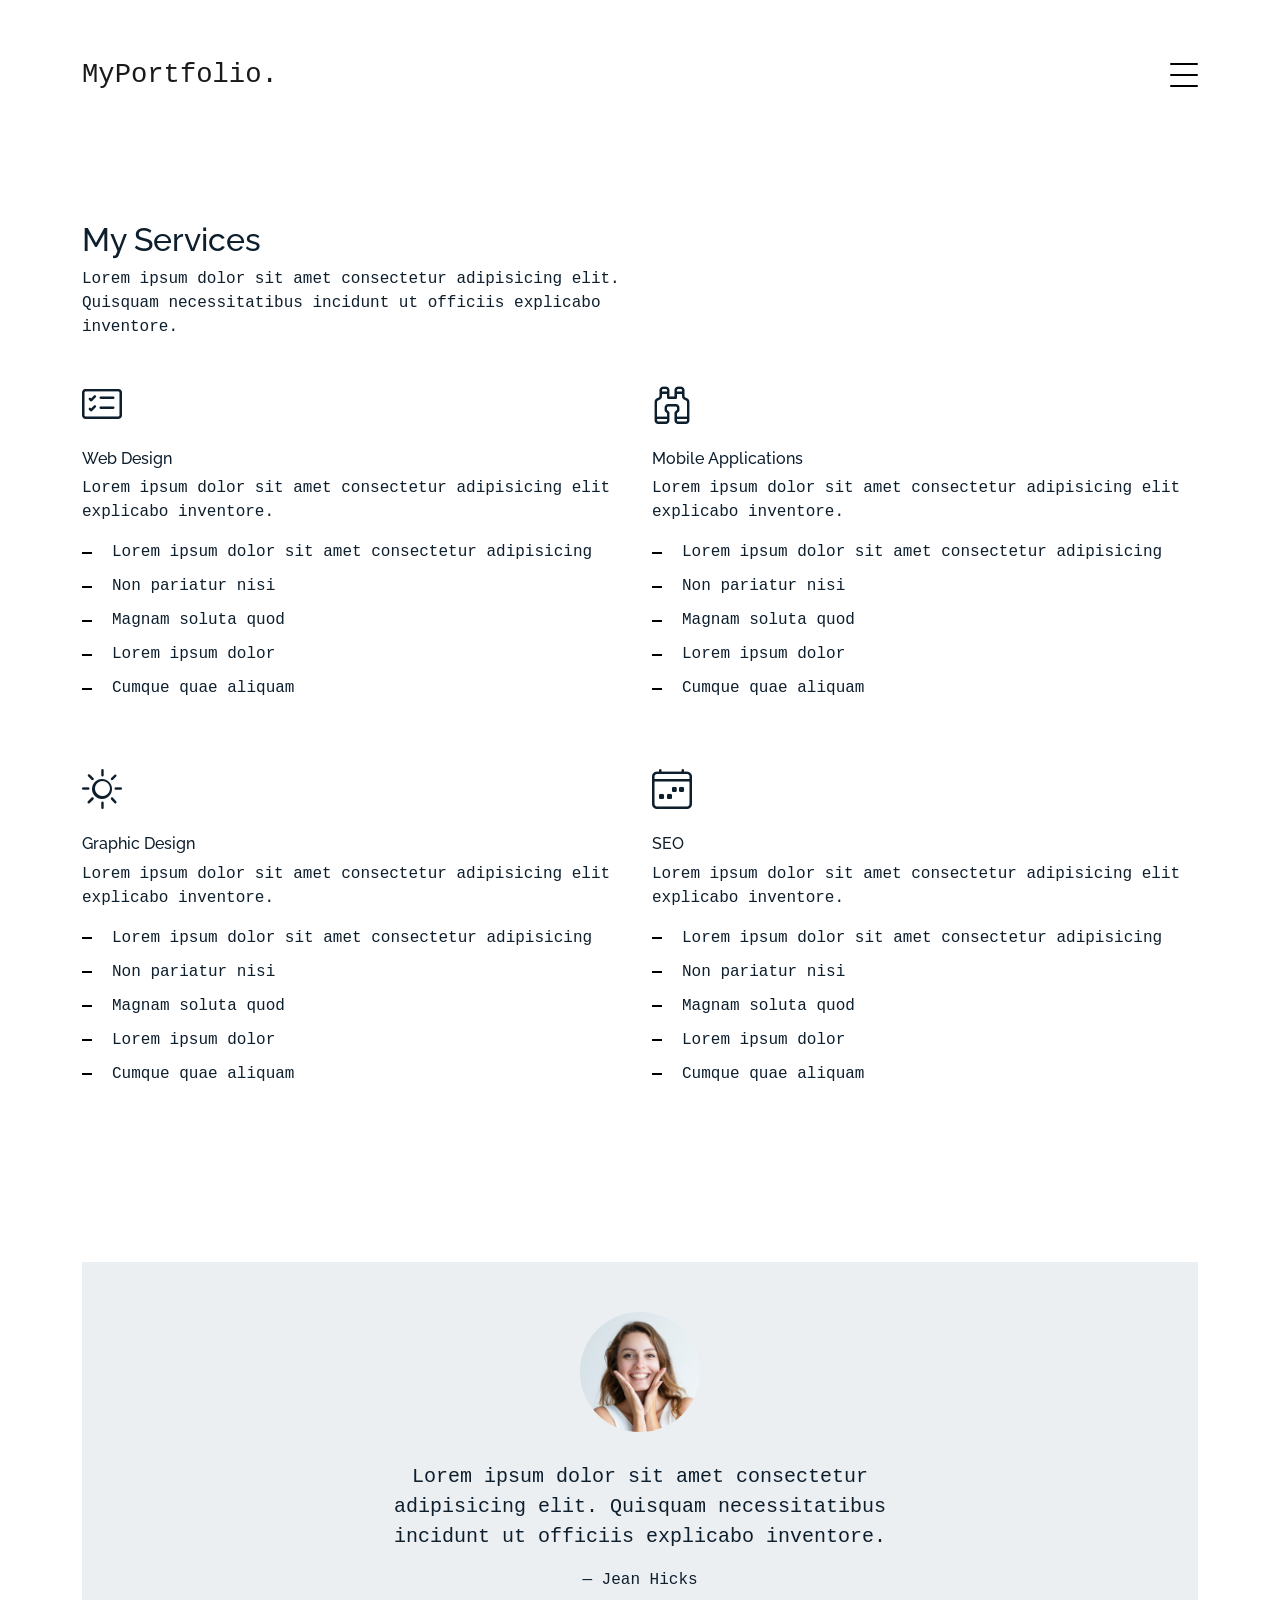
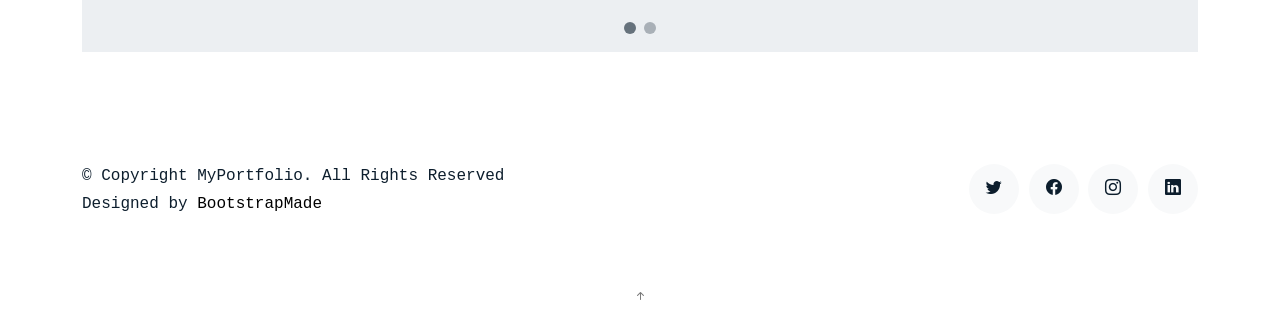
<file: services.html>
<!DOCTYPE html>
<html lang="en">

<head>
  <meta charset="utf-8">
  <meta content="width=device-width, initial-scale=1.0" name="viewport">

  <title>MyPortfolio Bootstrap Template - Services</title>
  <meta content="" name="description">
  <meta content="" name="keywords">

  <!-- Favicons -->
  <link href="assets/img/favicon.png" rel="icon">
  <link href="assets/img/apple-touch-icon.png" rel="apple-touch-icon">

  <!-- Google Fonts -->
  <link href="https://fonts.googleapis.com/css?family=https://fonts.googleapis.com/css?family=Inconsolata:400,500,600,700|Raleway:400,400i,500,500i,600,600i,700,700i" rel="stylesheet">

  <!-- Vendor CSS Files -->
  <link href="assets/vendor/aos/aos.css" rel="stylesheet">
  <link href="assets/vendor/bootstrap/css/bootstrap.min.css" rel="stylesheet">
  <link href="assets/vendor/bootstrap-icons/bootstrap-icons.css" rel="stylesheet">
  <link href="assets/vendor/swiper/swiper-bundle.min.css" rel="stylesheet">

  <!-- Template Main CSS File -->
  <link href="assets/css/style.css" rel="stylesheet">

  <!-- =======================================================
  * Template Name: MyPortfolio - v4.7.0
  * Template URL: https://bootstrapmade.com/myportfolio-bootstrap-portfolio-website-template/
  * Author: BootstrapMade.com
  * License: https://bootstrapmade.com/license/
  ======================================================== -->
</head>

<body>

  <!-- ======= Navbar ======= -->
  <div class="collapse navbar-collapse custom-navmenu" id="main-navbar">
    <div class="container py-2 py-md-5">
      <div class="row align-items-start">
        <div class="col-md-2">
          <ul class="custom-menu">
            <li><a href="index.html">Home</a></li>
            <li><a href="about.html">About Me</a></li>
            <li class="active"><a href="services.html">Services</a></li>
            <li><a href="works.html">Works</a></li>
            <li><a href="contact.html">Contact</a></li>
          </ul>
        </div>
        <div class="col-md-6 d-none d-md-block  mr-auto">
          <div class="tweet d-flex">
            <span class="bi bi-twitter text-white mt-2 mr-3"></span>
            <div>
              <p><em>Lorem ipsum dolor sit amet consectetur adipisicing elit. Quisquam necessitatibus incidunt ut officiis explicabo inventore. <br> <a href="#">t.co/v82jsk</a></em></p>
            </div>
          </div>
        </div>
        <div class="col-md-4 d-none d-md-block">
          <h3>Hire Me</h3>
          <p>Lorem ipsum dolor sit amet consectetur adipisicing elit. Quisquam necessitatibus incidunt ut officiisexplicabo inventore. <br> <a href="#">myemail@gmail.com</a></p>
        </div>
      </div>

    </div>
  </div>

  <nav class="navbar navbar-light custom-navbar">
    <div class="container">
      <a class="navbar-brand" href="index.html">MyPortfolio.</a>
      <a href="#" class="burger" data-bs-toggle="collapse" data-bs-target="#main-navbar">
        <span></span>
      </a>
    </div>
  </nav>

  <main id="main">

    <section class="section">
      <div class="container">
        <div class="row mb-4 align-items-center">
          <div class="col-md-6" data-aos="fade-up">

            <h2>My Services</h2>
            <p>Lorem ipsum dolor sit amet consectetur adipisicing elit. Quisquam necessitatibus incidunt ut officiis
              explicabo inventore.</p>

          </div>

        </div>
      </div>

      <div class="site-section pb-0 services">
        <div class="container">

          <div class="row">

            <div class="col-12 col-sm-6 col-md-6 col-lg-6 mb-5" data-aos="fade-up" data-aos-delay="">
              <i class="bi bi-card-checklist"></i>
              <h4 class="h4 mb-2">Web Design</h4>
              <p>Lorem ipsum dolor sit amet consectetur adipisicing elit explicabo inventore.</p>
              <ul class="list-unstyled list-line">
                <li>Lorem ipsum dolor sit amet consectetur adipisicing</li>
                <li>Non pariatur nisi</li>
                <li>Magnam soluta quod</li>
                <li>Lorem ipsum dolor</li>
                <li>Cumque quae aliquam</li>
              </ul>
            </div>
            <div class="col-12 col-sm-6 col-md-6 col-lg-6 mb-5" data-aos="fade-up" data-aos-delay="100">
              <i class="bi bi-binoculars"></i>
              <h4 class="h4 mb-2">Mobile Applications</h4>
              <p>Lorem ipsum dolor sit amet consectetur adipisicing elit explicabo inventore.</p>
              <ul class="list-unstyled list-line">
                <li>Lorem ipsum dolor sit amet consectetur adipisicing</li>
                <li>Non pariatur nisi</li>
                <li>Magnam soluta quod</li>
                <li>Lorem ipsum dolor</li>
                <li>Cumque quae aliquam</li>
              </ul>
            </div>
            <div class="col-12 col-sm-6 col-md-6 col-lg-6 mb-5" data-aos="fade-up" data-aos-delay="">
              <i class="bi bi-brightness-high"></i>
              <h4 class="h4 mb-2">Graphic Design</h4>
              <p>Lorem ipsum dolor sit amet consectetur adipisicing elit explicabo inventore.</p>
              <ul class="list-unstyled list-line">
                <li>Lorem ipsum dolor sit amet consectetur adipisicing</li>
                <li>Non pariatur nisi</li>
                <li>Magnam soluta quod</li>
                <li>Lorem ipsum dolor</li>
                <li>Cumque quae aliquam</li>
              </ul>
            </div>
            <div class="col-12 col-sm-6 col-md-6 col-lg-6 mb-5" data-aos="fade-up" data-aos-delay="100">
              <i class="bi bi-calendar4-week"></i>
              <h4 class="h4 mb-2">SEO</h4>
              <p>Lorem ipsum dolor sit amet consectetur adipisicing elit explicabo inventore.</p>
              <ul class="list-unstyled list-line">
                <li>Lorem ipsum dolor sit amet consectetur adipisicing</li>
                <li>Non pariatur nisi</li>
                <li>Magnam soluta quod</li>
                <li>Lorem ipsum dolor</li>
                <li>Cumque quae aliquam</li>
              </ul>
            </div>
          </div>
        </div>
      </div>
    </section>

    <!-- ======= Testimonials Section ======= -->
    <section class="section pt-0">
      <div class="container">

        <div class="testimonials-slider swiper" data-aos="fade-up" data-aos-delay="100">
          <div class="swiper-wrapper">

            <div class="swiper-slide">
              <div class="testimonial-wrap">
                <div class="testimonial">
                  <img src="assets/img/person_1.jpg" alt="Image" class="img-fluid">
                  <blockquote>
                    <p>Lorem ipsum dolor sit amet consectetur adipisicing elit. Quisquam necessitatibus incidunt ut officiis
                      explicabo inventore.</p>
                  </blockquote>
                  <p>&mdash; Jean Hicks</p>
                </div>
              </div>
            </div><!-- End testimonial item -->

            <div class="swiper-slide">
              <div class="testimonial-wrap">
                <div class="testimonial">
                  <img src="assets/img/person_2.jpg" alt="Image" class="img-fluid">
                  <blockquote>
                    <p>Lorem ipsum dolor sit amet consectetur adipisicing elit. Quisquam necessitatibus incidunt ut officiis
                      explicabo inventore.</p>
                  </blockquote>
                  <p>&mdash; Chris Stanworth</p>
                </div>
              </div>
            </div><!-- End testimonial item -->

          </div>
          <div class="swiper-pagination"></div>
        </div>

      </div>
    </section><!-- End Testimonials Section -->

  </main><!-- End #main -->

  <!-- ======= Footer ======= -->
  <footer class="footer" role="contentinfo">
    <div class="container">
      <div class="row">
        <div class="col-sm-6">
          <p class="mb-1">&copy; Copyright MyPortfolio. All Rights Reserved</p>
          <div class="credits">
            <!--
            All the links in the footer should remain intact.
            You can delete the links only if you purchased the pro version.
            Licensing information: https://bootstrapmade.com/license/
            Purchase the pro version with working PHP/AJAX contact form: https://bootstrapmade.com/buy/?theme=MyPortfolio
          -->
            Designed by <a href="https://bootstrapmade.com/">BootstrapMade</a>
          </div>
        </div>
        <div class="col-sm-6 social text-md-end">
          <a href="#"><span class="bi bi-twitter"></span></a>
          <a href="#"><span class="bi bi-facebook"></span></a>
          <a href="#"><span class="bi bi-instagram"></span></a>
          <a href="#"><span class="bi bi-linkedin"></span></a>
        </div>
      </div>
    </div>
  </footer>

  <a href="#" class="back-to-top d-flex align-items-center justify-content-center"><i class="bi bi-arrow-up-short"></i></a>

  <!-- Vendor JS Files -->
  <script src="assets/vendor/aos/aos.js"></script>
  <script src="assets/vendor/bootstrap/js/bootstrap.bundle.min.js"></script>
  <script src="assets/vendor/isotope-layout/isotope.pkgd.min.js"></script>
  <script src="assets/vendor/swiper/swiper-bundle.min.js"></script>
  <script src="assets/vendor/php-email-form/validate.js"></script>

  <!-- Template Main JS File -->
  <script src="assets/js/main.js"></script>

</body>

</html>
</file>
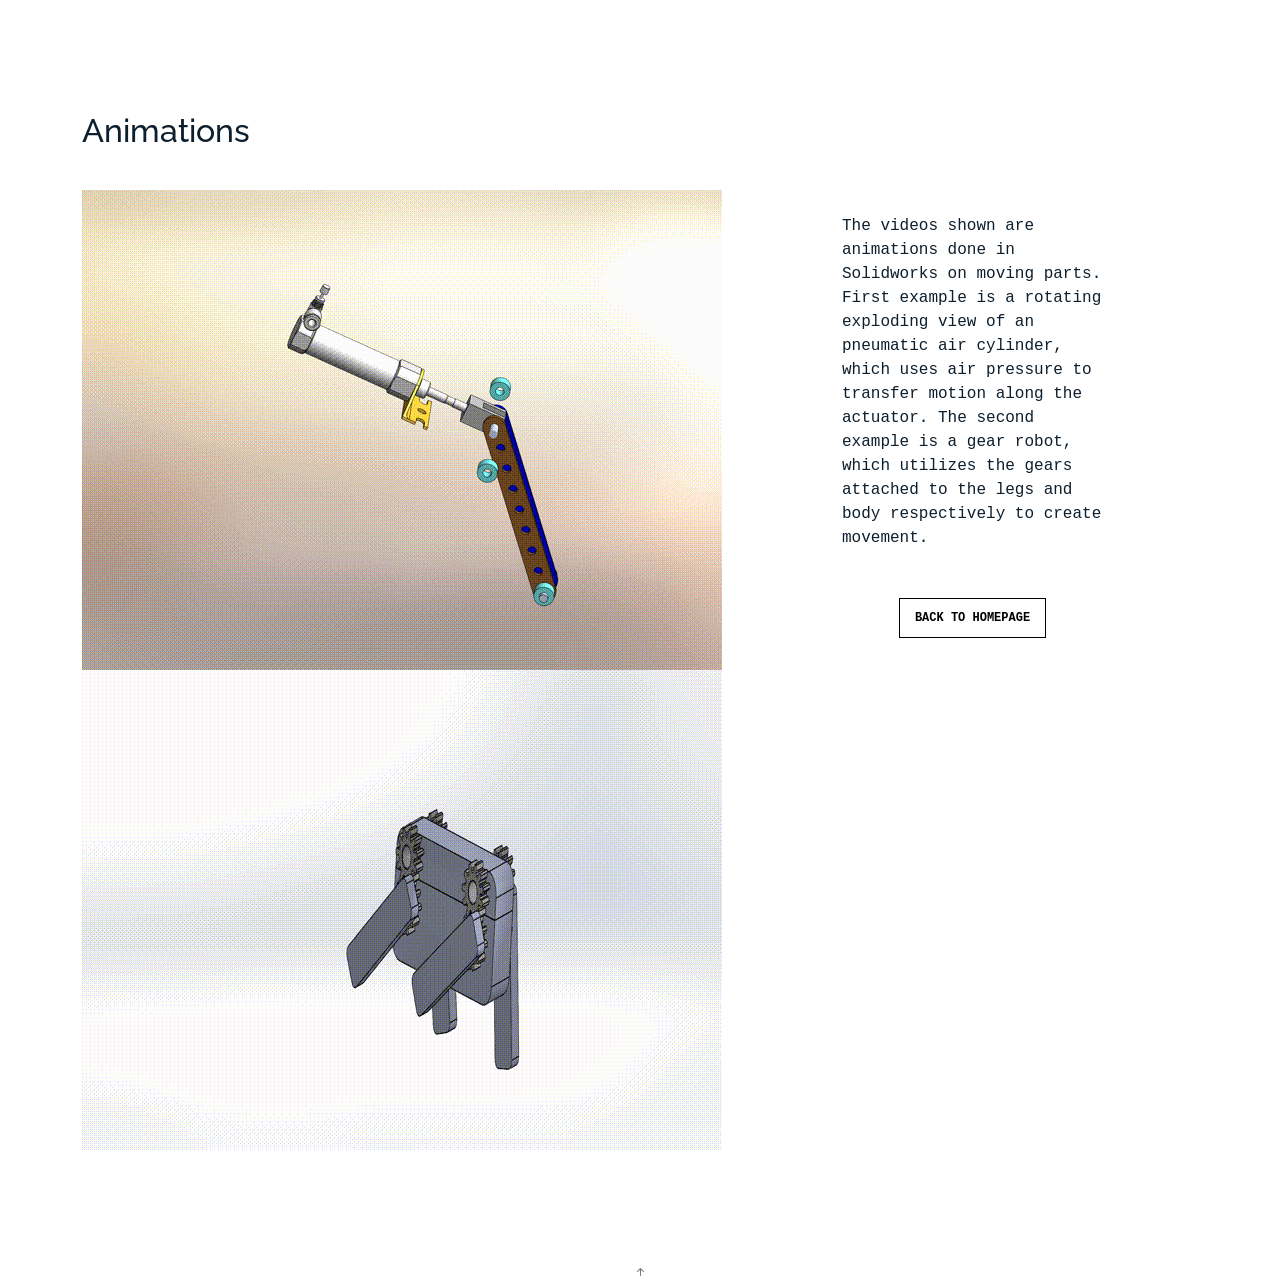
<file: work-five.html>
<!DOCTYPE html>
<html lang="en">

<head>
  <meta charset="utf-8">
  <meta content="width=device-width, initial-scale=1.0" name="viewport">

  <title>MyPortfolio Bootstrap Template - Work Single</title>
  <meta content="" name="description">
  <meta content="" name="keywords">

  <!-- Favicons -->
  <link href="assets/img/favicon.png" rel="icon">
  <link href="assets/img/apple-touch-icon.png" rel="apple-touch-icon">

  <!-- Google Fonts -->
  <link href="https://fonts.googleapis.com/css?family=https://fonts.googleapis.com/css?family=Inconsolata:400,500,600,700|Raleway:400,400i,500,500i,600,600i,700,700i" rel="stylesheet">

  <!-- Vendor CSS Files -->
  <link href="assets/vendor/aos/aos.css" rel="stylesheet">
  <link href="assets/vendor/bootstrap/css/bootstrap.min.css" rel="stylesheet">
  <link href="assets/vendor/bootstrap-icons/bootstrap-icons.css" rel="stylesheet">
  <link href="assets/vendor/swiper/swiper-bundle.min.css" rel="stylesheet">

  <!-- Template Main CSS File -->
  <link href="assets/css/style.css" rel="stylesheet">

  <!-- =======================================================
  * Template Name: MyPortfolio - v4.7.0
  * Template URL: https://bootstrapmade.com/myportfolio-bootstrap-portfolio-website-template/
  * Author: BootstrapMade.com
  * License: https://bootstrapmade.com/license/
  ======================================================== -->
</head>

<body>

  <!-- ======= Navbar ======= 
  <div class="collapse navbar-collapse custom-navmenu" id="main-navbar">
    <div class="container py-2 py-md-5">
      <div class="row align-items-start">
        <div class="col-md-2">
          <ul class="custom-menu">
            <li><a href="index.html">Home</a></li>
            <li><a href="about.html">About Me</a></li>
            <li><a href="services.html">Services</a></li>
            <li class="active"><a href="works.html">Works</a></li>
            <li><a href="contact.html">Contact</a></li>
          </ul>
        </div>
        <div class="col-md-6 d-none d-md-block  mr-auto">
          <div class="tweet d-flex">
            <span class="bi bi-twitter text-white mt-2 mr-3"></span>
            <div>
              <p><em>Lorem ipsum dolor sit amet consectetur adipisicing elit. Quisquam necessitatibus incidunt ut officiis explicabo inventore. <br> <a href="#">t.co/v82jsk</a></em></p>
            </div>
          </div>
        </div>
        <div class="col-md-4 d-none d-md-block">
          <h3>Hire Me</h3>
          <p>Lorem ipsum dolor sit amet consectetur adipisicing elit. Quisquam necessitatibus incidunt ut officiisexplicabo inventore. <br> <a href="#">myemail@gmail.com</a></p>
        </div>
      </div>

    </div>
  </div>

  <nav class="navbar navbar-light custom-navbar">
    <div class="container">
      <a class="navbar-brand" href="index.html">MyPortfolio.</a>
      <a href="#" class="burger" data-bs-toggle="collapse" data-bs-target="#main-navbar">
        <span></span>
      </a>
    </div>
  </nav>-->

  <main id="main">

    <section class="section">
      <div class="container">
        <div class="row mb-4 align-items-center">
          <div class="col-md-6" data-aos="fade-up">
            <h2>Animations</h2>
            <p></p>
          </div>
        </div>
      </div>

      <div class="site-section pb-0">
        <div class="container">
          <div class="row align-items-stretch">
            <div class="col-md-8" data-aos="fade-up">
              <img src="assets/img/test1.gif" alt="Image" class="img-fluid">
              <img src="assets/img/test2-2.gif" alt="Image" class="img-fluid">
            </div>
            <div class="col-md-3 ml-auto" data-aos="fade-up" data-aos-delay="100">
              <div class="sticky-content">
                <h3 class="h3"></h3>
                <p class="mb-4"><span class="text-muted"></span></p>

                <div class="mb-5">
                  <p>The videos shown are animations done in Solidworks on moving parts. First example is a rotating exploding view of an pneumatic air cylinder, which uses air pressure to transfer motion along the actuator. The second example is a gear robot, which utilizes the gears attached to the legs and body respectively to create movement. 
  </p>

                </div>

                <!--<h4 class="h4 mb-3">What I did</h4>
                <ul class="list-unstyled list-line mb-5">
                  <li>Design</li>
                  <li>HTML5/CSS3</li>
                  <li>CMS</li>
                  <li>Logo</li>
                </ul>-->

                <p><center><a href="https://www.paul-loh.com"" class="readmore">Back to Homepage</a></p>
              </div>
            </div>
          </div>
        </div>
    </section>

    <!-- ======= Testimonials Section ======= 
    <section class="section pt-0">
      <div class="container">

        <div class="testimonials-slider swiper" data-aos="fade-up" data-aos-delay="100">
          <div class="swiper-wrapper">

            <div class="swiper-slide">
              <div class="testimonial-wrap">
                <div class="testimonial">
                  <img src="assets/img/autonomous_robot-1.JPG" alt="Image" class="img-fluid">
                  <blockquote>
                    <p>Lorem ipsum dolor sit amet consectetur adipisicing elit. Quisquam necessitatibus incidunt ut officiis
                      explicabo inventore.</p>
                  </blockquote>
                  <p>&mdash; Jean Hicks</p>
                </div>
              </div>
            </div>--><!-- End testimonial item 

            <div class="swiper-slide">
              <div class="testimonial-wrap">
                <div class="testimonial">
                  <img src="assets/img/person_2.jpg" alt="Image" class="img-fluid">
                  <blockquote>
                    <p>Lorem ipsum dolor sit amet consectetur adipisicing elit. Quisquam necessitatibus incidunt ut officiis
                      explicabo inventore.</p>
                  </blockquote>
                  <p>&mdash; Chris Stanworth</p>
                </div>
              </div>
            </div>--><!-- End testimonial item 

          </div>
          <div class="swiper-pagination"></div>
        </div>

      </div>
    </section>--><!-- End Testimonials Section -->

  </main><!-- End #main -->

  <!-- ======= Footer ======= 
  <footer class="footer" role="contentinfo">
    <div class="container">
      <div class="row">
        <div class="col-sm-6">
          <p class="mb-1">&copy; Copyright MyPortfolio. All Rights Reserved</p>
          <div class="credits">
            --><!--
            All the links in the footer should remain intact.
            You can delete the links only if you purchased the pro version.
            Licensing information: https://bootstrapmade.com/license/
            Purchase the pro version with working PHP/AJAX contact form: https://bootstrapmade.com/buy/?theme=MyPortfolio
          -->
            <!--Designed by <a href="https://bootstrapmade.com/">BootstrapMade</a>
          </div>
        </div>
        <div class="col-sm-6 social text-md-end">
          <a href="#"><span class="bi bi-twitter"></span></a>
          <a href="#"><span class="bi bi-facebook"></span></a>
          <a href="#"><span class="bi bi-instagram"></span></a>
          <a href="#"><span class="bi bi-linkedin"></span></a>
        </div>
      </div>
    </div>-->
  </footer>

  <a href="#" class="back-to-top d-flex align-items-center justify-content-center"><i class="bi bi-arrow-up-short"></i></a>

  <!-- Vendor JS Files -->
  <script src="assets/vendor/aos/aos.js"></script>
  <script src="assets/vendor/bootstrap/js/bootstrap.bundle.min.js"></script>
  <script src="assets/vendor/isotope-layout/isotope.pkgd.min.js"></script>
  <script src="assets/vendor/swiper/swiper-bundle.min.js"></script>
  <script src="assets/vendor/php-email-form/validate.js"></script>

  <!-- Template Main JS File -->
  <script src="assets/js/main.js"></script>

</body>

</html>
</file>
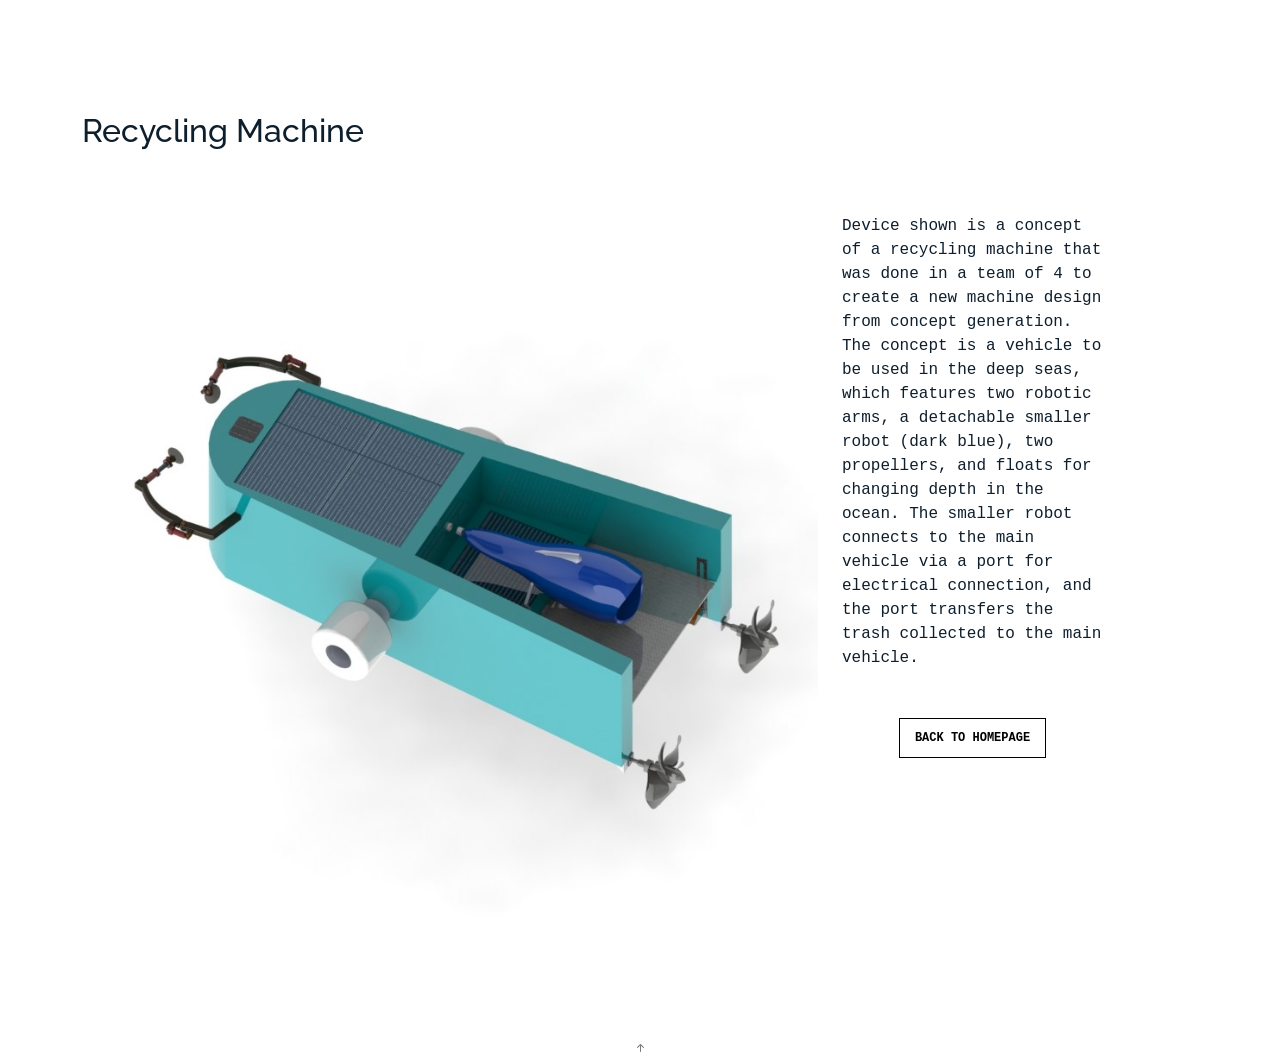
<file: work-four.html>
<!DOCTYPE html>
<html lang="en">

<head>
  <meta charset="utf-8">
  <meta content="width=device-width, initial-scale=1.0" name="viewport">

  <title>MyPortfolio Bootstrap Template - Work Single</title>
  <meta content="" name="description">
  <meta content="" name="keywords">

  <!-- Favicons -->
  <link href="assets/img/favicon.png" rel="icon">
  <link href="assets/img/apple-touch-icon.png" rel="apple-touch-icon">

  <!-- Google Fonts -->
  <link href="https://fonts.googleapis.com/css?family=https://fonts.googleapis.com/css?family=Inconsolata:400,500,600,700|Raleway:400,400i,500,500i,600,600i,700,700i" rel="stylesheet">

  <!-- Vendor CSS Files -->
  <link href="assets/vendor/aos/aos.css" rel="stylesheet">
  <link href="assets/vendor/bootstrap/css/bootstrap.min.css" rel="stylesheet">
  <link href="assets/vendor/bootstrap-icons/bootstrap-icons.css" rel="stylesheet">
  <link href="assets/vendor/swiper/swiper-bundle.min.css" rel="stylesheet">

  <!-- Template Main CSS File -->
  <link href="assets/css/style.css" rel="stylesheet">

  <!-- =======================================================
  * Template Name: MyPortfolio - v4.7.0
  * Template URL: https://bootstrapmade.com/myportfolio-bootstrap-portfolio-website-template/
  * Author: BootstrapMade.com
  * License: https://bootstrapmade.com/license/
  ======================================================== -->
</head>

<body>

  <!-- ======= Navbar ======= 
  <div class="collapse navbar-collapse custom-navmenu" id="main-navbar">
    <div class="container py-2 py-md-5">
      <div class="row align-items-start">
        <div class="col-md-2">
          <ul class="custom-menu">
            <li><a href="index.html">Home</a></li>
            <li><a href="about.html">About Me</a></li>
            <li><a href="services.html">Services</a></li>
            <li class="active"><a href="works.html">Works</a></li>
            <li><a href="contact.html">Contact</a></li>
          </ul>
        </div>
        <div class="col-md-6 d-none d-md-block  mr-auto">
          <div class="tweet d-flex">
            <span class="bi bi-twitter text-white mt-2 mr-3"></span>
            <div>
              <p><em>Lorem ipsum dolor sit amet consectetur adipisicing elit. Quisquam necessitatibus incidunt ut officiis explicabo inventore. <br> <a href="#">t.co/v82jsk</a></em></p>
            </div>
          </div>
        </div>
        <div class="col-md-4 d-none d-md-block">
          <h3>Hire Me</h3>
          <p>Lorem ipsum dolor sit amet consectetur adipisicing elit. Quisquam necessitatibus incidunt ut officiisexplicabo inventore. <br> <a href="#">myemail@gmail.com</a></p>
        </div>
      </div>

    </div>
  </div>

  <nav class="navbar navbar-light custom-navbar">
    <div class="container">
      <a class="navbar-brand" href="index.html">MyPortfolio.</a>
      <a href="#" class="burger" data-bs-toggle="collapse" data-bs-target="#main-navbar">
        <span></span>
      </a>
    </div>
  </nav>-->

  <main id="main">

    <section class="section">
      <div class="container">
        <div class="row mb-4 align-items-center">
          <div class="col-md-6" data-aos="fade-up">
            <h2>Recycling Machine</h2>
            <p></p>
          </div>
        </div>
      </div>

      <div class="site-section pb-0">
        <div class="container">
          <div class="row align-items-stretch">
            <div class="col-md-8" data-aos="fade-up">
              <img src="assets/img/P3-4.jpg" alt="Image" class="img-fluid">
            </div>
            <div class="col-md-3 ml-auto" data-aos="fade-up" data-aos-delay="100">
              <div class="sticky-content">
                <h3 class="h3"></h3>
                <p class="mb-4"><span class="text-muted"></span></p>

                <div class="mb-5">
                  <p>Device shown is a concept of a recycling machine that was done in a team of 4 to create a new machine design from concept generation. The concept is a vehicle to be used in the deep seas, which features two robotic arms, a detachable smaller robot (dark blue), two propellers, and floats for changing depth in the ocean. The smaller robot connects to the main vehicle via a port for electrical connection, and the port transfers the trash collected to the main vehicle.
                  </p>

                </div>

                <!--<h4 class="h4 mb-3">What I did</h4>
                <ul class="list-unstyled list-line mb-5">
                  <li>Design</li>
                  <li>HTML5/CSS3</li>
                  <li>CMS</li>
                  <li>Logo</li>
                </ul>-->

                <p><center><a href="https://www.paul-loh.com" class="readmore">Back to Homepage</a></p>
              </div>
            </div>
          </div>
        </div>
    </section>

    <!-- ======= Testimonials Section ======= 
    <section class="section pt-0">
      <div class="container">

        <div class="testimonials-slider swiper" data-aos="fade-up" data-aos-delay="100">
          <div class="swiper-wrapper">

            <div class="swiper-slide">
              <div class="testimonial-wrap">
                <div class="testimonial">
                  <img src="assets/img/autonomous_robot-1.JPG" alt="Image" class="img-fluid">
                  <blockquote>
                    <p>Lorem ipsum dolor sit amet consectetur adipisicing elit. Quisquam necessitatibus incidunt ut officiis
                      explicabo inventore.</p>
                  </blockquote>
                  <p>&mdash; Jean Hicks</p>
                </div>
              </div>
            </div>--><!-- End testimonial item 

            <div class="swiper-slide">
              <div class="testimonial-wrap">
                <div class="testimonial">
                  <img src="assets/img/person_2.jpg" alt="Image" class="img-fluid">
                  <blockquote>
                    <p>Lorem ipsum dolor sit amet consectetur adipisicing elit. Quisquam necessitatibus incidunt ut officiis
                      explicabo inventore.</p>
                  </blockquote>
                  <p>&mdash; Chris Stanworth</p>
                </div>
              </div>
            </div>--><!-- End testimonial item 

          </div>
          <div class="swiper-pagination"></div>
        </div>

      </div>
    </section>--><!-- End Testimonials Section -->

  </main><!-- End #main -->

  <!-- ======= Footer ======= 
  <footer class="footer" role="contentinfo">
    <div class="container">
      <div class="row">
        <div class="col-sm-6">
          <p class="mb-1">&copy; Copyright MyPortfolio. All Rights Reserved</p>
          <div class="credits">
            --><!--
            All the links in the footer should remain intact.
            You can delete the links only if you purchased the pro version.
            Licensing information: https://bootstrapmade.com/license/
            Purchase the pro version with working PHP/AJAX contact form: https://bootstrapmade.com/buy/?theme=MyPortfolio
          -->
            <!--Designed by <a href="https://bootstrapmade.com/">BootstrapMade</a>
          </div>
        </div>

      </div>
    </div>
  </footer>-->

  <a href="#" class="back-to-top d-flex align-items-center justify-content-center"><i class="bi bi-arrow-up-short"></i></a>

  <!-- Vendor JS Files -->
  <script src="assets/vendor/aos/aos.js"></script>
  <script src="assets/vendor/bootstrap/js/bootstrap.bundle.min.js"></script>
  <script src="assets/vendor/isotope-layout/isotope.pkgd.min.js"></script>
  <script src="assets/vendor/swiper/swiper-bundle.min.js"></script>
  <script src="assets/vendor/php-email-form/validate.js"></script>

  <!-- Template Main JS File -->
  <script src="assets/js/main.js"></script>

</body>

</html>
</file>
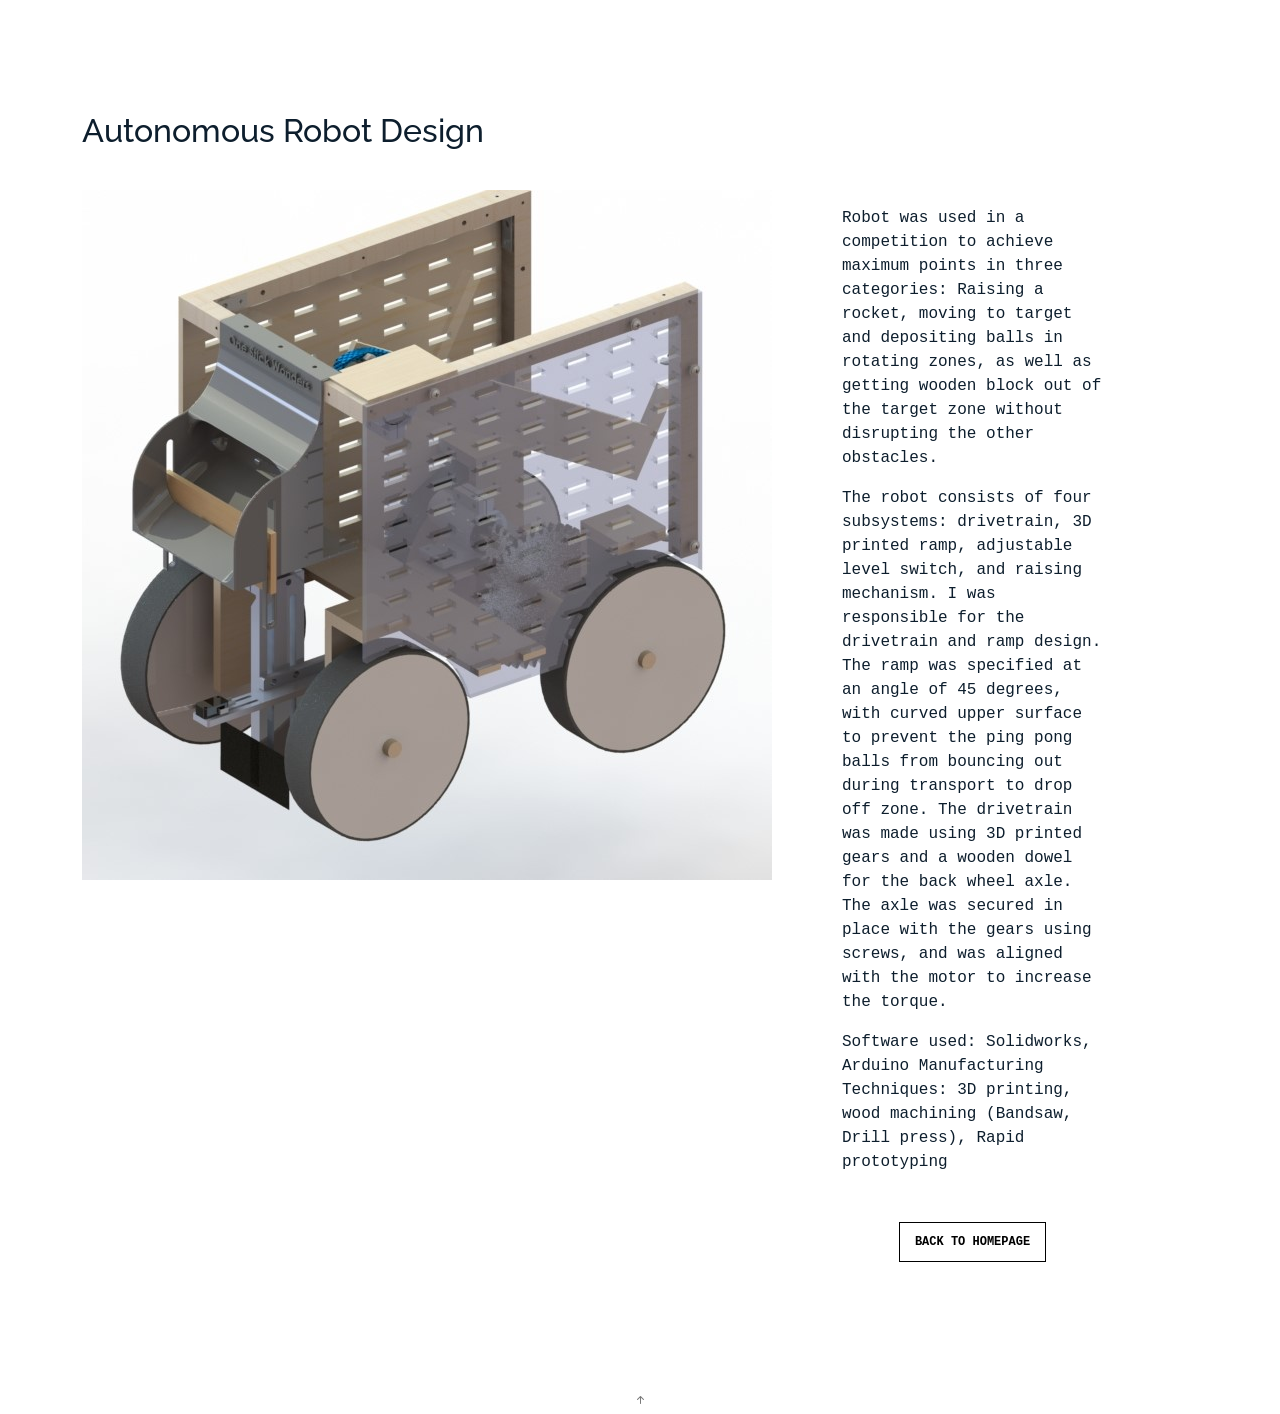
<file: work-single.html>
<!DOCTYPE html>
<html lang="en">

<head>
  <meta charset="utf-8">
  <meta content="width=device-width, initial-scale=1.0" name="viewport">

  <title>MyPortfolio Bootstrap Template - Work Single</title>
  <meta content="" name="description">
  <meta content="" name="keywords">

  <!-- Favicons -->
  <link href="assets/img/favicon.png" rel="icon">
  <link href="assets/img/apple-touch-icon.png" rel="apple-touch-icon">

  <!-- Google Fonts -->
  <link href="https://fonts.googleapis.com/css?family=https://fonts.googleapis.com/css?family=Inconsolata:400,500,600,700|Raleway:400,400i,500,500i,600,600i,700,700i" rel="stylesheet">

  <!-- Vendor CSS Files -->
  <link href="assets/vendor/aos/aos.css" rel="stylesheet">
  <link href="assets/vendor/bootstrap/css/bootstrap.min.css" rel="stylesheet">
  <link href="assets/vendor/bootstrap-icons/bootstrap-icons.css" rel="stylesheet">
  <link href="assets/vendor/swiper/swiper-bundle.min.css" rel="stylesheet">

  <!-- Template Main CSS File -->
  <link href="assets/css/style.css" rel="stylesheet">

  <!-- =======================================================
  * Template Name: MyPortfolio - v4.7.0
  * Template URL: https://bootstrapmade.com/myportfolio-bootstrap-portfolio-website-template/
  * Author: BootstrapMade.com
  * License: https://bootstrapmade.com/license/
  ======================================================== -->
</head>

<body>

  <!-- ======= Navbar ======= 
  <div class="collapse navbar-collapse custom-navmenu" id="main-navbar">
    <div class="container py-2 py-md-5">
      <div class="row align-items-start">
        <div class="col-md-2">
          <ul class="custom-menu">
            <li><a href="index.html">Home</a></li>
            <li><a href="about.html">About Me</a></li>
            <li><a href="services.html">Services</a></li>
            <li class="active"><a href="works.html">Works</a></li>
            <li><a href="contact.html">Contact</a></li>
          </ul>
        </div>
        <div class="col-md-6 d-none d-md-block  mr-auto">
          <div class="tweet d-flex">
            <span class="bi bi-twitter text-white mt-2 mr-3"></span>
            <div>
              <p><em>Lorem ipsum dolor sit amet consectetur adipisicing elit. Quisquam necessitatibus incidunt ut officiis explicabo inventore. <br> <a href="#">t.co/v82jsk</a></em></p>
            </div>
          </div>
        </div>
        <div class="col-md-4 d-none d-md-block">
          <h3>Hire Me</h3>
          <p>Lorem ipsum dolor sit amet consectetur adipisicing elit. Quisquam necessitatibus incidunt ut officiisexplicabo inventore. <br> <a href="#">myemail@gmail.com</a></p>
        </div>
      </div>

    </div>
  </div>

  <nav class="navbar navbar-light custom-navbar">
    <div class="container">
      <a class="navbar-brand" href="index.html">MyPortfolio.</a>
      <a href="#" class="burger" data-bs-toggle="collapse" data-bs-target="#main-navbar">
        <span></span>
      </a>
    </div>
  </nav>-->

  <main id="main">

    <section class="section">
      <div class="container">
        <div class="row mb-4 align-items-center">
          <div class="col-md-6" data-aos="fade-up">
            <h2>Autonomous Robot Design</h2>
            <p></p>
          </div>
        </div>
      </div>

      <div class="site-section pb-0">
        <div class="container">
          <div class="row align-items-stretch">
            <div class="col-md-8" data-aos="fade-up">
              <img src="assets/img/autonomous_robot-1.JPG" alt="Image" class="img-fluid">
            </div>
            <div class="col-md-3 ml-auto" data-aos="fade-up" data-aos-delay="100">
              <div class="sticky-content">
                <!--<h3 class="h3">Boxed Water</h3>
                <p class="mb-4"><span class="text-muted">Design</span></p> -->

                <div class="mb-5">
                  <p></p>
                  <p>Robot was used in a competition to achieve maximum points in three categories: Raising a rocket, moving to target and depositing balls in rotating zones, as well as getting wooden block out of the target zone without disrupting the other obstacles.</p>
                  <p> The robot consists of four subsystems: drivetrain, 3D printed ramp, adjustable level switch, and raising mechanism. I was responsible for the drivetrain and ramp design. The ramp was specified at an angle of 45 degrees, with curved upper surface to prevent the ping pong balls from  bouncing out during transport to drop off zone. The drivetrain was made using 3D printed gears and a wooden dowel for the back wheel axle. The axle was secured in place with the gears using screws, and was aligned with the motor to increase the torque. </p><p>

                  Software used: Solidworks, Arduino
                  Manufacturing Techniques: 3D printing, wood machining (Bandsaw, Drill press), Rapid prototyping</p>

                </div>

                <!--<h4 class="h4 mb-3">What I did</h4>
                <ul class="list-unstyled list-line mb-5">
                  <li>Design</li>
                  <li>HTML5/CSS3</li>
                  <li>CMS</li>
                  <li>Logo</li>
                </ul>-->

                <p><center><a href="https://www.paul-loh.com"" class="readmore">Back to Homepage</a></p>
              </div>
            </div>
          </div>
        </div>
    </section>

    <!-- ======= Testimonials Section ======= 
    <section class="section pt-0">
      <div class="container">

        <div class="testimonials-slider swiper" data-aos="fade-up" data-aos-delay="100">
          <div class="swiper-wrapper">

            <div class="swiper-slide">
              <div class="testimonial-wrap">
                <div class="testimonial">
                  <img src="assets/img/autonomous_robot-1.JPG" alt="Image" class="img-fluid">
                  <blockquote>
                    <p>Lorem ipsum dolor sit amet consectetur adipisicing elit. Quisquam necessitatibus incidunt ut officiis
                      explicabo inventore.</p>
                  </blockquote>
                  <p>&mdash; Jean Hicks</p>
                </div>
              </div>
            </div>--><!-- End testimonial item 

            <div class="swiper-slide">
              <div class="testimonial-wrap">
                <div class="testimonial">
                  <img src="assets/img/person_2.jpg" alt="Image" class="img-fluid">
                  <blockquote>
                    <p>Lorem ipsum dolor sit amet consectetur adipisicing elit. Quisquam necessitatibus incidunt ut officiis
                      explicabo inventore.</p>
                  </blockquote>
                  <p>&mdash; Chris Stanworth</p>
                </div>
              </div>
            </div>--><!-- End testimonial item 

          </div>
          <div class="swiper-pagination"></div>
        </div>

      </div>
    </section>--><!-- End Testimonials Section -->

  </main><!-- End #main -->

  <!-- ======= Footer ======= 
  <footer class="footer" role="contentinfo">
    <div class="container">
      <div class="row">
        <div class="col-sm-6">
          <p class="mb-1">&copy; Copyright MyPortfolio. All Rights Reserved</p>
          <div class="credits">
            --><!--
            All the links in the footer should remain intact.
            You can delete the links only if you purchased the pro version.
            Licensing information: https://bootstrapmade.com/license/
            Purchase the pro version with working PHP/AJAX contact form: https://bootstrapmade.com/buy/?theme=MyPortfolio
          -->
            <!--Designed by <a href="https://bootstrapmade.com/">BootstrapMade</a>
          </div>
        </div>

      </div>
    </div>
  </footer>-->

  <a href="#" class="back-to-top d-flex align-items-center justify-content-center"><i class="bi bi-arrow-up-short"></i></a>

  <!-- Vendor JS Files -->
  <script src="assets/vendor/aos/aos.js"></script>
  <script src="assets/vendor/bootstrap/js/bootstrap.bundle.min.js"></script>
  <script src="assets/vendor/isotope-layout/isotope.pkgd.min.js"></script>
  <script src="assets/vendor/swiper/swiper-bundle.min.js"></script>
  <script src="assets/vendor/php-email-form/validate.js"></script>

  <!-- Template Main JS File -->
  <script src="assets/js/main.js"></script>

</body>

</html>
</file>
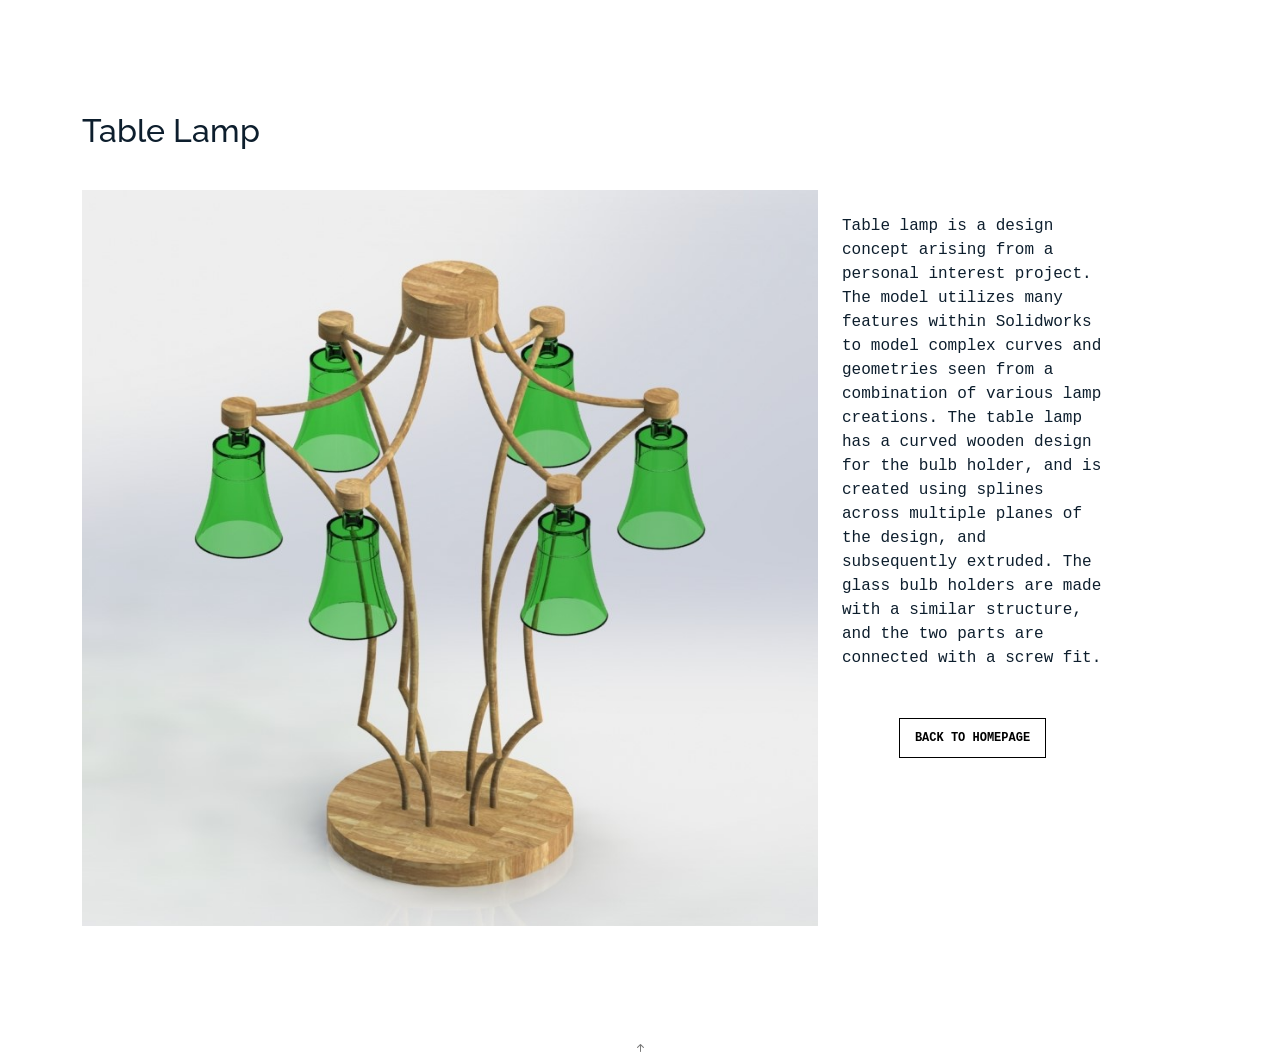
<file: work-three.html>
<!DOCTYPE html>
<html lang="en">

<head>
  <meta charset="utf-8">
  <meta content="width=device-width, initial-scale=1.0" name="viewport">

  <title>MyPortfolio Bootstrap Template - Work Single</title>
  <meta content="" name="description">
  <meta content="" name="keywords">

  <!-- Favicons -->
  <link href="assets/img/favicon.png" rel="icon">
  <link href="assets/img/apple-touch-icon.png" rel="apple-touch-icon">

  <!-- Google Fonts -->
  <link href="https://fonts.googleapis.com/css?family=https://fonts.googleapis.com/css?family=Inconsolata:400,500,600,700|Raleway:400,400i,500,500i,600,600i,700,700i" rel="stylesheet">

  <!-- Vendor CSS Files -->
  <link href="assets/vendor/aos/aos.css" rel="stylesheet">
  <link href="assets/vendor/bootstrap/css/bootstrap.min.css" rel="stylesheet">
  <link href="assets/vendor/bootstrap-icons/bootstrap-icons.css" rel="stylesheet">
  <link href="assets/vendor/swiper/swiper-bundle.min.css" rel="stylesheet">

  <!-- Template Main CSS File -->
  <link href="assets/css/style.css" rel="stylesheet">

  <!-- =======================================================
  * Template Name: MyPortfolio - v4.7.0
  * Template URL: https://bootstrapmade.com/myportfolio-bootstrap-portfolio-website-template/
  * Author: BootstrapMade.com
  * License: https://bootstrapmade.com/license/
  ======================================================== -->
</head>

<body>

  <!-- ======= Navbar ======= 
  <div class="collapse navbar-collapse custom-navmenu" id="main-navbar">
    <div class="container py-2 py-md-5">
      <div class="row align-items-start">
        <div class="col-md-2">
          <ul class="custom-menu">
            <li><a href="index.html">Home</a></li>
            <li><a href="about.html">About Me</a></li>
            <li><a href="services.html">Services</a></li>
            <li class="active"><a href="works.html">Works</a></li>
            <li><a href="contact.html">Contact</a></li>
          </ul>
        </div>
        <div class="col-md-6 d-none d-md-block  mr-auto">
          <div class="tweet d-flex">
            <span class="bi bi-twitter text-white mt-2 mr-3"></span>
            <div>
              <p><em>Lorem ipsum dolor sit amet consectetur adipisicing elit. Quisquam necessitatibus incidunt ut officiis explicabo inventore. <br> <a href="#">t.co/v82jsk</a></em></p>
            </div>
          </div>
        </div>
        <div class="col-md-4 d-none d-md-block">
          <h3>Hire Me</h3>
          <p>Lorem ipsum dolor sit amet consectetur adipisicing elit. Quisquam necessitatibus incidunt ut officiisexplicabo inventore. <br> <a href="#">myemail@gmail.com</a></p>
        </div>
      </div>

    </div>
  </div>

  <nav class="navbar navbar-light custom-navbar">
    <div class="container">
      <a class="navbar-brand" href="index.html">MyPortfolio.</a>
      <a href="#" class="burger" data-bs-toggle="collapse" data-bs-target="#main-navbar">
        <span></span>
      </a>
    </div>
  </nav>-->

  <main id="main">

    <section class="section">
      <div class="container">
        <div class="row mb-4 align-items-center">
          <div class="col-md-6" data-aos="fade-up">
            <h2>Table Lamp</h2>
            <p></p>
          </div>
        </div>
      </div>

      <div class="site-section pb-0">
        <div class="container">
          <div class="row align-items-stretch">
            <div class="col-md-8" data-aos="fade-up">
              <img src="assets/img/P4-2.jpg" alt="Image" class="img-fluid">
            </div>
            <div class="col-md-3 ml-auto" data-aos="fade-up" data-aos-delay="100">
              <div class="sticky-content">
                <h3 class="h3"></h3>
                <p class="mb-4"><span class="text-muted"></span></p>

                <div class="mb-5">
                  <p>Table lamp is a design concept arising from a personal interest project. The model utilizes many features within Solidworks to model complex curves and geometries seen from a combination of various lamp creations.  The table lamp has a curved wooden design for the bulb holder, and is created using splines across multiple planes of the design, and subsequently extruded. The glass bulb holders are made with a similar structure, and the two parts are connected with a screw fit.</p>

                </div>

                <!--<h4 class="h4 mb-3">What I did</h4>
                <ul class="list-unstyled list-line mb-5">
                  <li>Design</li>
                  <li>HTML5/CSS3</li>
                  <li>CMS</li>
                  <li>Logo</li>
                </ul>-->

                <p><center><a href="https://www.paul-loh.com"" class="readmore">Back to Homepage</a></p>
              </div>
            </div>
          </div>
        </div>
    </section>

    <!-- ======= Testimonials Section ======= 
    <section class="section pt-0">
      <div class="container">

        <div class="testimonials-slider swiper" data-aos="fade-up" data-aos-delay="100">
          <div class="swiper-wrapper">

            <div class="swiper-slide">
              <div class="testimonial-wrap">
                <div class="testimonial">
                  <img src="assets/img/autonomous_robot-1.JPG" alt="Image" class="img-fluid">
                  <blockquote>
                    <p>Lorem ipsum dolor sit amet consectetur adipisicing elit. Quisquam necessitatibus incidunt ut officiis
                      explicabo inventore.</p>
                  </blockquote>
                  <p>&mdash; Jean Hicks</p>
                </div>
              </div>
            </div>--><!-- End testimonial item 

            <div class="swiper-slide">
              <div class="testimonial-wrap">
                <div class="testimonial">
                  <img src="assets/img/person_2.jpg" alt="Image" class="img-fluid">
                  <blockquote>
                    <p>Lorem ipsum dolor sit amet consectetur adipisicing elit. Quisquam necessitatibus incidunt ut officiis
                      explicabo inventore.</p>
                  </blockquote>
                  <p>&mdash; Chris Stanworth</p>
                </div>
              </div>
            </div>--><!-- End testimonial item 

          </div>
          <div class="swiper-pagination"></div>
        </div>

      </div>
    </section>--><!-- End Testimonials Section -->

  </main><!-- End #main -->

  <!-- ======= Footer ======= 
  <footer class="footer" role="contentinfo">
    <div class="container">
      <div class="row">
        <div class="col-sm-6">
          <p class="mb-1">&copy; Copyright MyPortfolio. All Rights Reserved</p>
          <div class="credits">
            --><!--
            All the links in the footer should remain intact.
            You can delete the links only if you purchased the pro version.
            Licensing information: https://bootstrapmade.com/license/
            Purchase the pro version with working PHP/AJAX contact form: https://bootstrapmade.com/buy/?theme=MyPortfolio
          -->
            <!--Designed by <a href="https://bootstrapmade.com/">BootstrapMade</a>
          </div>
        </div>

      </div>
    </div>
  </footer>-->

  <a href="#" class="back-to-top d-flex align-items-center justify-content-center"><i class="bi bi-arrow-up-short"></i></a>

  <!-- Vendor JS Files -->
  <script src="assets/vendor/aos/aos.js"></script>
  <script src="assets/vendor/bootstrap/js/bootstrap.bundle.min.js"></script>
  <script src="assets/vendor/isotope-layout/isotope.pkgd.min.js"></script>
  <script src="assets/vendor/swiper/swiper-bundle.min.js"></script>
  <script src="assets/vendor/php-email-form/validate.js"></script>

  <!-- Template Main JS File -->
  <script src="assets/js/main.js"></script>

</body>

</html>
</file>
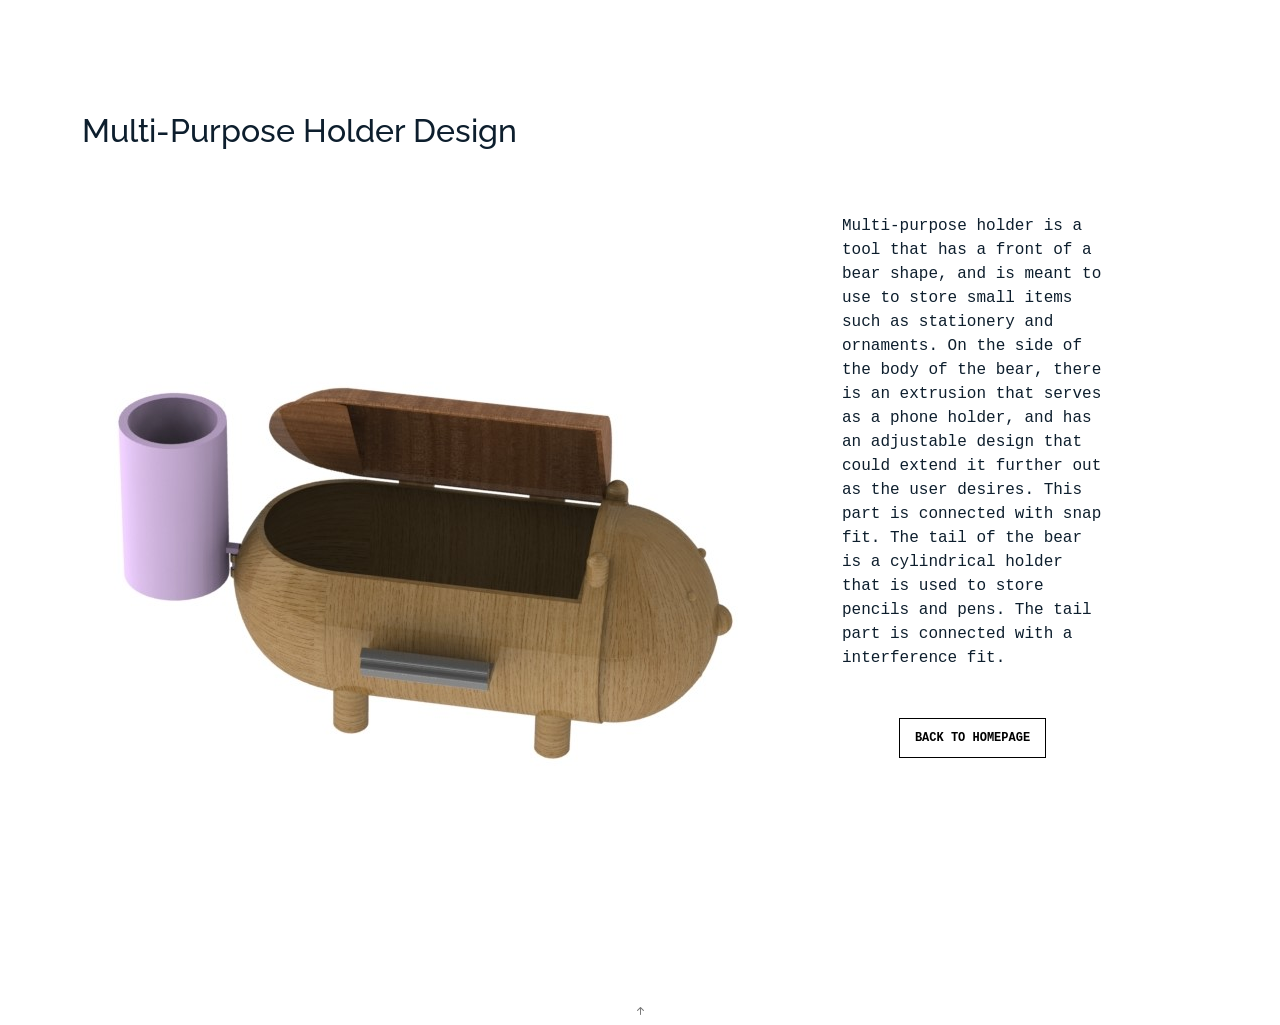
<file: work-two.html>
<!DOCTYPE html>
<html lang="en">

<head>
  <meta charset="utf-8">
  <meta content="width=device-width, initial-scale=1.0" name="viewport">

  <title>MyPortfolio Bootstrap Template - Work Single</title>
  <meta content="" name="description">
  <meta content="" name="keywords">

  <!-- Favicons -->
  <link href="assets/img/favicon.png" rel="icon">
  <link href="assets/img/apple-touch-icon.png" rel="apple-touch-icon">

  <!-- Google Fonts -->
  <link href="https://fonts.googleapis.com/css?family=https://fonts.googleapis.com/css?family=Inconsolata:400,500,600,700|Raleway:400,400i,500,500i,600,600i,700,700i" rel="stylesheet">

  <!-- Vendor CSS Files -->
  <link href="assets/vendor/aos/aos.css" rel="stylesheet">
  <link href="assets/vendor/bootstrap/css/bootstrap.min.css" rel="stylesheet">
  <link href="assets/vendor/bootstrap-icons/bootstrap-icons.css" rel="stylesheet">
  <link href="assets/vendor/swiper/swiper-bundle.min.css" rel="stylesheet">

  <!-- Template Main CSS File -->
  <link href="assets/css/style.css" rel="stylesheet">

  <!-- =======================================================
  * Template Name: MyPortfolio - v4.7.0
  * Template URL: https://bootstrapmade.com/myportfolio-bootstrap-portfolio-website-template/
  * Author: BootstrapMade.com
  * License: https://bootstrapmade.com/license/
  ======================================================== -->
</head>

<body>

  <!-- ======= Navbar ======= 
  <div class="collapse navbar-collapse custom-navmenu" id="main-navbar">
    <div class="container py-2 py-md-5">
      <div class="row align-items-start">
        <div class="col-md-2">
          <ul class="custom-menu">
            <li><a href="index.html">Home</a></li>
            <li><a href="about.html">About Me</a></li>
            <li><a href="services.html">Services</a></li>
            <li class="active"><a href="works.html">Works</a></li>
            <li><a href="contact.html">Contact</a></li>
          </ul>
        </div>
        <div class="col-md-6 d-none d-md-block  mr-auto">
          <div class="tweet d-flex">
            <span class="bi bi-twitter text-white mt-2 mr-3"></span>
            <div>
              <p><em>Lorem ipsum dolor sit amet consectetur adipisicing elit. Quisquam necessitatibus incidunt ut officiis explicabo inventore. <br> <a href="#">t.co/v82jsk</a></em></p>
            </div>
          </div>
        </div>
        <div class="col-md-4 d-none d-md-block">
          <h3>Hire Me</h3>
          <p>Lorem ipsum dolor sit amet consectetur adipisicing elit. Quisquam necessitatibus incidunt ut officiisexplicabo inventore. <br> <a href="#">myemail@gmail.com</a></p>
        </div>
      </div>

    </div>
  </div>

  <nav class="navbar navbar-light custom-navbar">
    <div class="container">
      <a class="navbar-brand" href="index.html">MyPortfolio.</a>
      <a href="#" class="burger" data-bs-toggle="collapse" data-bs-target="#main-navbar">
        <span></span>
      </a>
    </div>
  </nav>-->

  <main id="main">

    <section class="section">
      <div class="container">
        <div class="row mb-4 align-items-center">
          <div class="col-md-6" data-aos="fade-up">
            <h2>Multi-Purpose Holder Design</h2>
            <p></p>
          </div>
        </div>
      </div>

      <div class="site-section pb-0">
        <div class="container">
          <div class="row align-items-stretch">
            <div class="col-md-8" data-aos="fade-up">
              <img src="assets/img/P2-5.JPG" alt="Image" class="img-fluid">
            </div>
            <div class="col-md-3 ml-auto" data-aos="fade-up" data-aos-delay="100">
              <div class="sticky-content">

                <p class="mb-4"><span class="text-muted"></span></p>

                <div class="mb-5">
                  <p>Multi-purpose holder is a tool that has a front of a bear shape, and is meant to use to store small items such as stationery and ornaments. On the side of the body of the bear, there is an extrusion that serves as a phone holder, and has an adjustable design that could extend it further out as the user desires. This part is connected with snap fit. The tail of the bear is a cylindrical holder that is used to store pencils and pens. The tail part is connected with a interference fit.</p>

                </div>

                <!--<h4 class="h4 mb-3">What I did</h4>
                <ul class="list-unstyled list-line mb-5">
                  <li>Design</li>
                  <li>HTML5/CSS3</li>
                  <li>CMS</li>
                  <li>Logo</li>
                </ul>-->

                <p><center><a href="https://www.paul-loh.com"" class="readmore">Back to Homepage</a></p>
              </div>
            </div>
          </div>
        </div>
    </section>

    <!-- ======= Testimonials Section ======= 
    <section class="section pt-0">
      <div class="container">

        <div class="testimonials-slider swiper" data-aos="fade-up" data-aos-delay="100">
          <div class="swiper-wrapper">

            <div class="swiper-slide">
              <div class="testimonial-wrap">
                <div class="testimonial">
                  <img src="assets/img/autonomous_robot-1.JPG" alt="Image" class="img-fluid">
                  <blockquote>
                    <p>Lorem ipsum dolor sit amet consectetur adipisicing elit. Quisquam necessitatibus incidunt ut officiis
                      explicabo inventore.</p>
                  </blockquote>
                  <p>&mdash; Jean Hicks</p>
                </div>
              </div>
            </div>--><!-- End testimonial item 

            <div class="swiper-slide">
              <div class="testimonial-wrap">
                <div class="testimonial">
                  <img src="assets/img/person_2.jpg" alt="Image" class="img-fluid">
                  <blockquote>
                    <p>Lorem ipsum dolor sit amet consectetur adipisicing elit. Quisquam necessitatibus incidunt ut officiis
                      explicabo inventore.</p>
                  </blockquote>
                  <p>&mdash; Chris Stanworth</p>
                </div>
              </div>
            </div>--><!-- End testimonial item 

          </div>
          <div class="swiper-pagination"></div>
        </div>

      </div>
    </section>--><!-- End Testimonials Section -->

  </main><!-- End #main -->

  <!-- ======= Footer ======= 
  <footer class="footer" role="contentinfo">
    <div class="container">
      <div class="row">
        <div class="col-sm-6">
          <p class="mb-1">&copy; Copyright MyPortfolio. All Rights Reserved</p>
          <div class="credits">
            --><!--
            All the links in the footer should remain intact.
            You can delete the links only if you purchased the pro version.
            Licensing information: https://bootstrapmade.com/license/
            Purchase the pro version with working PHP/AJAX contact form: https://bootstrapmade.com/buy/?theme=MyPortfolio
          -->
            <!--Designed by <a href="https://bootstrapmade.com/">BootstrapMade</a>
          </div>
        </div>

      </div>
    </div>
  </footer>-->

  <a href="#" class="back-to-top d-flex align-items-center justify-content-center"><i class="bi bi-arrow-up-short"></i></a>

  <!-- Vendor JS Files -->
  <script src="assets/vendor/aos/aos.js"></script>
  <script src="assets/vendor/bootstrap/js/bootstrap.bundle.min.js"></script>
  <script src="assets/vendor/isotope-layout/isotope.pkgd.min.js"></script>
  <script src="assets/vendor/swiper/swiper-bundle.min.js"></script>
  <script src="assets/vendor/php-email-form/validate.js"></script>

  <!-- Template Main JS File -->
  <script src="assets/js/main.js"></script>

</body>

</html>
</file>
<file: assets/css/style.css>
/**
* Template Name: MyPortfolio - v4.7.0
* Template URL: https://bootstrapmade.com/myportfolio-bootstrap-portfolio-website-template/
* Author: BootstrapMade.com
* License: https://bootstrapmade.com/license/
*/

/*--------------------------------------------------------------
# General
--------------------------------------------------------------*/
body {
  font-family: "Inconsolata", monospace;
  color: #0d1e2d;
}

a {
  color: #777;
  text-decoration: none;
}

a:hover {
  color: #000;
}

h1, h2, h3, h4, h5, h6, .font-heading {
  font-family: "Raleway", sans-serif;
}

.section {
  padding: 7rem 0;
}

.filters a {
  text-decoration: none;
  color: #000;
  display: inline-block;
  padding-left: 10px;
  padding-right: 10px;
  position: relative;
}
.filters a:hover, .filters a:focus, .filters a:active {
  text-decoration: none;
}
.filters a:hover:before {
  content: "";
  position: absolute;
  left: 10px;
  right: 10px;
  bottom: 0;
  height: 1px;
  background-color: #000;
}
.filters a.active {
  color: #000;
}
.filters a.active:before {
  content: "";
  position: absolute;
  left: 10px;
  right: 10px;
  bottom: 0;
  height: 1px;
  background-color: #000;
}

.item {
  border: none;
  margin-bottom: 30px;
}
.item .item-wrap {
  display: block;
  position: relative;
  overflow: hidden;
}
.item .item-wrap:after {
  z-index: 2;
  position: absolute;
  content: "";
  top: 0;
  left: 0;
  right: 0;
  bottom: 0;
  background: rgba(0, 0, 0, 0.4);
  visibility: hidden;
  opacity: 0;
  transition: 0.3s all ease-in-out;
}
.item .item-wrap img {
  transition: 0.3s transform ease;
  transform: scale(1);
}
.item .item-wrap > .work-info {
  position: absolute;
  top: 50%;
  width: 100%;
  text-align: center;
  z-index: 3;
  transform: translateY(-50%);
  color: #fff;
  opacity: 0;
  visibility: hidden;
  margin-top: 20px;
  transition: 0.3s all ease;
}
.item .item-wrap > .work-info h3 {
  font-size: 20px;
  margin-bottom: 0;
}
.item .item-wrap > .work-info span {
  font-size: 14px;
  text-transform: uppercase;
  letter-spacing: 0.2rem;
}
.item .item-wrap:hover {
  text-decoration: none;
}
.item .item-wrap:hover img {
  transform: scale(1.05);
}
.item .item-wrap:hover:after {
  opacity: 1;
  visibility: visible;
}
.item .item-wrap:hover .work-info {
  margin-top: 0px;
  opacity: 1;
  visibility: visible;
}

.testimonial-wrap {
  padding: 50px 50px 80px 50px;
  background: #eceff2;
}
.testimonial-wrap .testimonial {
  text-align: center;
  max-width: 500px;
  margin: 0 auto;
}
.testimonial-wrap .testimonial img {
  border-radius: 50%;
  width: 120px;
  margin: 0 auto 30px auto;
}
.testimonial-wrap .testimonial blockquote p {
  font-size: 20px;
}

.h3 {
  font-size: 20px;
}

.h4 {
  font-size: 16px;
}

.heading {
  font-size: 28px;
}

.readmore {
  display: inline-block;
  border: 1px solid #000;
  padding: 10px 15px;
  font-size: 12px;
  text-transform: uppercase;
  color: #000;
  transition: 0.2s all ease;
  font-weight: 700;
}
.readmore:active, .readmore:focus, .readmore:hover {
  outline: none;
}
.readmore:hover {
  color: #fff;
  text-decoration: none;
  background: #000;
}

.testimonials-slider .swiper-pagination {
  margin-top: -60px;
  position: relative;
}
.testimonials-slider .swiper-pagination .swiper-pagination-bullet {
  width: 12px;
  height: 12px;
  background-color: rgba(13, 30, 45, 0.3);
  opacity: 1;
}
.testimonials-slider .swiper-pagination .swiper-pagination-bullet-active {
  background-color: rgba(13, 30, 45, 0.6);
}

.sticky-content {
  position: sticky;
  position: -webkit-sticky;
  top: 0;
  /* required */
}

.list-line li {
  margin-bottom: 10px;
  position: relative;
  padding-left: 30px;
}
.list-line li:before {
  content: "";
  position: absolute;
  left: 0;
  top: 0.7rem;
  width: 10px;
  height: 2px;
  background: #000;
}

.form-control {
  border-radius: 0;
  background: #f8f9fa;
  border: 1px solid transparent;
  padding-top: 10px !important;
  padding-bottom: 10px !important;
}
.form-control:active, .form-control:focus {
  background: #eff1f4;
  outline: none;
  box-shadow: none;
  border: 1px solid transparent;
}

.custom-progress {
  height: 7px;
  border-radius: 0;
}
.custom-progress .progress-bar {
  background: #000;
}

/* Services */
.services i {
  font-size: 40px;
}
.services h4 {
  padding-top: 10px;
}

/* Contact Form */
.php-email-form .error-message {
  display: none;
  color: #fff;
  background: #ed3c0d;
  text-align: left;
  padding: 15px;
  font-weight: 600;
}
.php-email-form .error-message br + br {
  margin-top: 25px;
}
.php-email-form .sent-message {
  display: none;
  color: #fff;
  background: #18d26e;
  text-align: center;
  padding: 15px;
  font-weight: 600;
}
.php-email-form .loading {
  display: none;
  background: #fff;
  text-align: center;
  padding: 15px;
}
.php-email-form .loading:before {
  content: "";
  display: inline-block;
  border-radius: 50%;
  width: 24px;
  height: 24px;
  margin: 0 10px -6px 0;
  border: 3px solid #18d26e;
  border-top-color: #eee;
  -webkit-animation: animate-loading 1s linear infinite;
  animation: animate-loading 1s linear infinite;
}

@-webkit-keyframes animate-loading {
  0% {
    transform: rotate(0deg);
  }
  100% {
    transform: rotate(360deg);
  }
}

@keyframes animate-loading {
  0% {
    transform: rotate(0deg);
  }
  100% {
    transform: rotate(360deg);
  }
}
/*--------------------------------------------------------------
# Header
--------------------------------------------------------------*/
/* Custom Navmenu */
.custom-navmenu {
  background: #0d1e2d;
}
.custom-navmenu .custom-menu, .custom-navmenu .custom-menu li {
  padding: 0;
  margin: 0;
  list-style: none;
}
.custom-navmenu .custom-menu li {
  margin-bottom: 0;
  font-size: 20px;
}
.custom-navmenu .custom-menu li a {
  color: #fff;
  padding: 10px 0 !important;
}
.custom-navmenu .custom-menu li a:hover {
  text-decoration: none;
}
.custom-navmenu .custom-menu li.active a {
  text-decoration: underline;
}
.custom-navmenu h3 {
  font-size: 20px;
  color: #fff;
}
.custom-navmenu p {
  color: rgba(255, 255, 255, 0.6);
}
.custom-navmenu a {
  color: rgba(255, 255, 255, 0.7);
}
.custom-navmenu a:hover {
  color: #fff;
}

/* Custom Navbar */
.custom-navbar {
  padding-top: 50px;
  width: 100%;
}
@media (max-width: 780px) {
  .custom-navbar > .container {
    padding-right: 0;
    padding-left: 0;
  }
}
.custom-navbar .navbar-brand {
  font-size: 1.7rem;
}

/* Burger */
.burger {
  width: 28px;
  height: 32px;
  cursor: pointer;
  position: relative;
}

.burger:before, .burger span, .burger:after {
  width: 100%;
  height: 2px;
  display: block;
  background: #000;
  border-radius: 2px;
  position: absolute;
  opacity: 1;
}

.burger:before, .burger:after {
  transition: top 0.35s cubic-bezier(0.23, 1, 0.32, 1), transform 0.35s cubic-bezier(0.23, 1, 0.32, 1), opacity 0.35s cubic-bezier(0.23, 1, 0.32, 1), background-color 1.15s cubic-bezier(0.86, 0, 0.07, 1);
  -webkit-transition: top 0.35s cubic-bezier(0.23, 1, 0.32, 1), -webkit-transform 0.35s cubic-bezier(0.23, 1, 0.32, 1), opacity 0.35s cubic-bezier(0.23, 1, 0.32, 1), background-color 1.15s cubic-bezier(0.86, 0, 0.07, 1);
  content: "";
}

.burger:before {
  top: 4px;
}

.burger span {
  top: 15px;
}

.burger:after {
  top: 26px;
}

/* Hover */
.burger:hover:before {
  top: 7px;
}

.burger:hover:after {
  top: 23px;
}

/* Click */
.burger.active span {
  opacity: 0;
}

.burger.active:before, .burger.active:after {
  top: 40%;
}

.burger.active:before {
  transform: rotate(45deg);
}

.burger.active:after {
  transform: rotate(-45deg);
}

.burger:focus {
  outline: none;
}

/*--------------------------------------------------------------
# Footer
--------------------------------------------------------------*/
.footer {
  padding: 0 0 4rem 0;
}
.footer a {
  color: #000;
}

.social a {
  display: inline-block;
  width: 50px;
  height: 50px;
  border-radius: 50%;
  background: #f8f9fa;
  position: relative;
  text-align: center;
  color: #0d1e2d;
}
.social a span {
  display: inline-block;
  left: 50%;
  position: absolute;
  top: 50%;
  transform: translate(-50%, -50%);
}
.social a:hover {
  color: #000;
}
</file>
<file: My Portfolio/assets/css/style.css>
/**
* Template Name: MyPortfolio - v4.7.0
* Template URL: https://bootstrapmade.com/myportfolio-bootstrap-portfolio-website-template/
* Author: BootstrapMade.com
* License: https://bootstrapmade.com/license/
*/

/*--------------------------------------------------------------
# General
--------------------------------------------------------------*/
body {
  font-family: "Inconsolata", monospace;
  color: #0d1e2d;
}

a {
  color: #777;
  text-decoration: none;
}

a:hover {
  color: #000;
}

h1, h2, h3, h4, h5, h6, .font-heading {
  font-family: "Raleway", sans-serif;
}

.section {
  padding: 7rem 0;
}

.filters a {
  text-decoration: none;
  color: #000;
  display: inline-block;
  padding-left: 10px;
  padding-right: 10px;
  position: relative;
}
.filters a:hover, .filters a:focus, .filters a:active {
  text-decoration: none;
}
.filters a:hover:before {
  content: "";
  position: absolute;
  left: 10px;
  right: 10px;
  bottom: 0;
  height: 1px;
  background-color: #000;
}
.filters a.active {
  color: #000;
}
.filters a.active:before {
  content: "";
  position: absolute;
  left: 10px;
  right: 10px;
  bottom: 0;
  height: 1px;
  background-color: #000;
}

.item {
  border: none;
  margin-bottom: 30px;
}
.item .item-wrap {
  display: block;
  position: relative;
  overflow: hidden;
}
.item .item-wrap:after {
  z-index: 2;
  position: absolute;
  content: "";
  top: 0;
  left: 0;
  right: 0;
  bottom: 0;
  background: rgba(0, 0, 0, 0.4);
  visibility: hidden;
  opacity: 0;
  transition: 0.3s all ease-in-out;
}
.item .item-wrap img {
  transition: 0.3s transform ease;
  transform: scale(1);
}
.item .item-wrap > .work-info {
  position: absolute;
  top: 50%;
  width: 100%;
  text-align: center;
  z-index: 3;
  transform: translateY(-50%);
  color: #fff;
  opacity: 0;
  visibility: hidden;
  margin-top: 20px;
  transition: 0.3s all ease;
}
.item .item-wrap > .work-info h3 {
  font-size: 20px;
  margin-bottom: 0;
}
.item .item-wrap > .work-info span {
  font-size: 14px;
  text-transform: uppercase;
  letter-spacing: 0.2rem;
}
.item .item-wrap:hover {
  text-decoration: none;
}
.item .item-wrap:hover img {
  transform: scale(1.05);
}
.item .item-wrap:hover:after {
  opacity: 1;
  visibility: visible;
}
.item .item-wrap:hover .work-info {
  margin-top: 0px;
  opacity: 1;
  visibility: visible;
}

.testimonial-wrap {
  padding: 50px 50px 80px 50px;
  background: #eceff2;
}
.testimonial-wrap .testimonial {
  text-align: center;
  max-width: 500px;
  margin: 0 auto;
}
.testimonial-wrap .testimonial img {
  border-radius: 50%;
  width: 120px;
  margin: 0 auto 30px auto;
}
.testimonial-wrap .testimonial blockquote p {
  font-size: 20px;
}

.h3 {
  font-size: 20px;
}

.h4 {
  font-size: 16px;
}

.heading {
  font-size: 28px;
}

.readmore {
  display: inline-block;
  border: 1px solid #000;
  padding: 10px 15px;
  font-size: 12px;
  text-transform: uppercase;
  color: #000;
  transition: 0.2s all ease;
  font-weight: 700;
}
.readmore:active, .readmore:focus, .readmore:hover {
  outline: none;
}
.readmore:hover {
  color: #fff;
  text-decoration: none;
  background: #000;
}

.testimonials-slider .swiper-pagination {
  margin-top: -60px;
  position: relative;
}
.testimonials-slider .swiper-pagination .swiper-pagination-bullet {
  width: 12px;
  height: 12px;
  background-color: rgba(13, 30, 45, 0.3);
  opacity: 1;
}
.testimonials-slider .swiper-pagination .swiper-pagination-bullet-active {
  background-color: rgba(13, 30, 45, 0.6);
}

.sticky-content {
  position: sticky;
  position: -webkit-sticky;
  top: 0;
  /* required */
}

.list-line li {
  margin-bottom: 10px;
  position: relative;
  padding-left: 30px;
}
.list-line li:before {
  content: "";
  position: absolute;
  left: 0;
  top: 0.7rem;
  width: 10px;
  height: 2px;
  background: #000;
}

.form-control {
  border-radius: 0;
  background: #f8f9fa;
  border: 1px solid transparent;
  padding-top: 10px !important;
  padding-bottom: 10px !important;
}
.form-control:active, .form-control:focus {
  background: #eff1f4;
  outline: none;
  box-shadow: none;
  border: 1px solid transparent;
}

.custom-progress {
  height: 7px;
  border-radius: 0;
}
.custom-progress .progress-bar {
  background: #000;
}

/* Services */
.services i {
  font-size: 40px;
}
.services h4 {
  padding-top: 10px;
}

/* Contact Form */
.php-email-form .error-message {
  display: none;
  color: #fff;
  background: #ed3c0d;
  text-align: left;
  padding: 15px;
  font-weight: 600;
}
.php-email-form .error-message br + br {
  margin-top: 25px;
}
.php-email-form .sent-message {
  display: none;
  color: #fff;
  background: #18d26e;
  text-align: center;
  padding: 15px;
  font-weight: 600;
}
.php-email-form .loading {
  display: none;
  background: #fff;
  text-align: center;
  padding: 15px;
}
.php-email-form .loading:before {
  content: "";
  display: inline-block;
  border-radius: 50%;
  width: 24px;
  height: 24px;
  margin: 0 10px -6px 0;
  border: 3px solid #18d26e;
  border-top-color: #eee;
  -webkit-animation: animate-loading 1s linear infinite;
  animation: animate-loading 1s linear infinite;
}

@-webkit-keyframes animate-loading {
  0% {
    transform: rotate(0deg);
  }
  100% {
    transform: rotate(360deg);
  }
}

@keyframes animate-loading {
  0% {
    transform: rotate(0deg);
  }
  100% {
    transform: rotate(360deg);
  }
}
/*--------------------------------------------------------------
# Header
--------------------------------------------------------------*/
/* Custom Navmenu */
.custom-navmenu {
  background: #0d1e2d;
}
.custom-navmenu .custom-menu, .custom-navmenu .custom-menu li {
  padding: 0;
  margin: 0;
  list-style: none;
}
.custom-navmenu .custom-menu li {
  margin-bottom: 0;
  font-size: 20px;
}
.custom-navmenu .custom-menu li a {
  color: #fff;
  padding: 10px 0 !important;
}
.custom-navmenu .custom-menu li a:hover {
  text-decoration: none;
}
.custom-navmenu .custom-menu li.active a {
  text-decoration: underline;
}
.custom-navmenu h3 {
  font-size: 20px;
  color: #fff;
}
.custom-navmenu p {
  color: rgba(255, 255, 255, 0.6);
}
.custom-navmenu a {
  color: rgba(255, 255, 255, 0.7);
}
.custom-navmenu a:hover {
  color: #fff;
}

/* Custom Navbar */
.custom-navbar {
  padding-top: 50px;
  width: 100%;
}
@media (max-width: 780px) {
  .custom-navbar > .container {
    padding-right: 0;
    padding-left: 0;
  }
}
.custom-navbar .navbar-brand {
  font-size: 1.7rem;
}

/* Burger */
.burger {
  width: 28px;
  height: 32px;
  cursor: pointer;
  position: relative;
}

.burger:before, .burger span, .burger:after {
  width: 100%;
  height: 2px;
  display: block;
  background: #000;
  border-radius: 2px;
  position: absolute;
  opacity: 1;
}

.burger:before, .burger:after {
  transition: top 0.35s cubic-bezier(0.23, 1, 0.32, 1), transform 0.35s cubic-bezier(0.23, 1, 0.32, 1), opacity 0.35s cubic-bezier(0.23, 1, 0.32, 1), background-color 1.15s cubic-bezier(0.86, 0, 0.07, 1);
  -webkit-transition: top 0.35s cubic-bezier(0.23, 1, 0.32, 1), -webkit-transform 0.35s cubic-bezier(0.23, 1, 0.32, 1), opacity 0.35s cubic-bezier(0.23, 1, 0.32, 1), background-color 1.15s cubic-bezier(0.86, 0, 0.07, 1);
  content: "";
}

.burger:before {
  top: 4px;
}

.burger span {
  top: 15px;
}

.burger:after {
  top: 26px;
}

/* Hover */
.burger:hover:before {
  top: 7px;
}

.burger:hover:after {
  top: 23px;
}

/* Click */
.burger.active span {
  opacity: 0;
}

.burger.active:before, .burger.active:after {
  top: 40%;
}

.burger.active:before {
  transform: rotate(45deg);
}

.burger.active:after {
  transform: rotate(-45deg);
}

.burger:focus {
  outline: none;
}

/*--------------------------------------------------------------
# Footer
--------------------------------------------------------------*/
.footer {
  padding: 0 0 4rem 0;
}
.footer a {
  color: #000;
}

.social a {
  display: inline-block;
  width: 50px;
  height: 50px;
  border-radius: 50%;
  background: #f8f9fa;
  position: relative;
  text-align: center;
  color: #0d1e2d;
}
.social a span {
  display: inline-block;
  left: 50%;
  position: absolute;
  top: 50%;
  transform: translate(-50%, -50%);
}
.social a:hover {
  color: #000;
}
</file>
